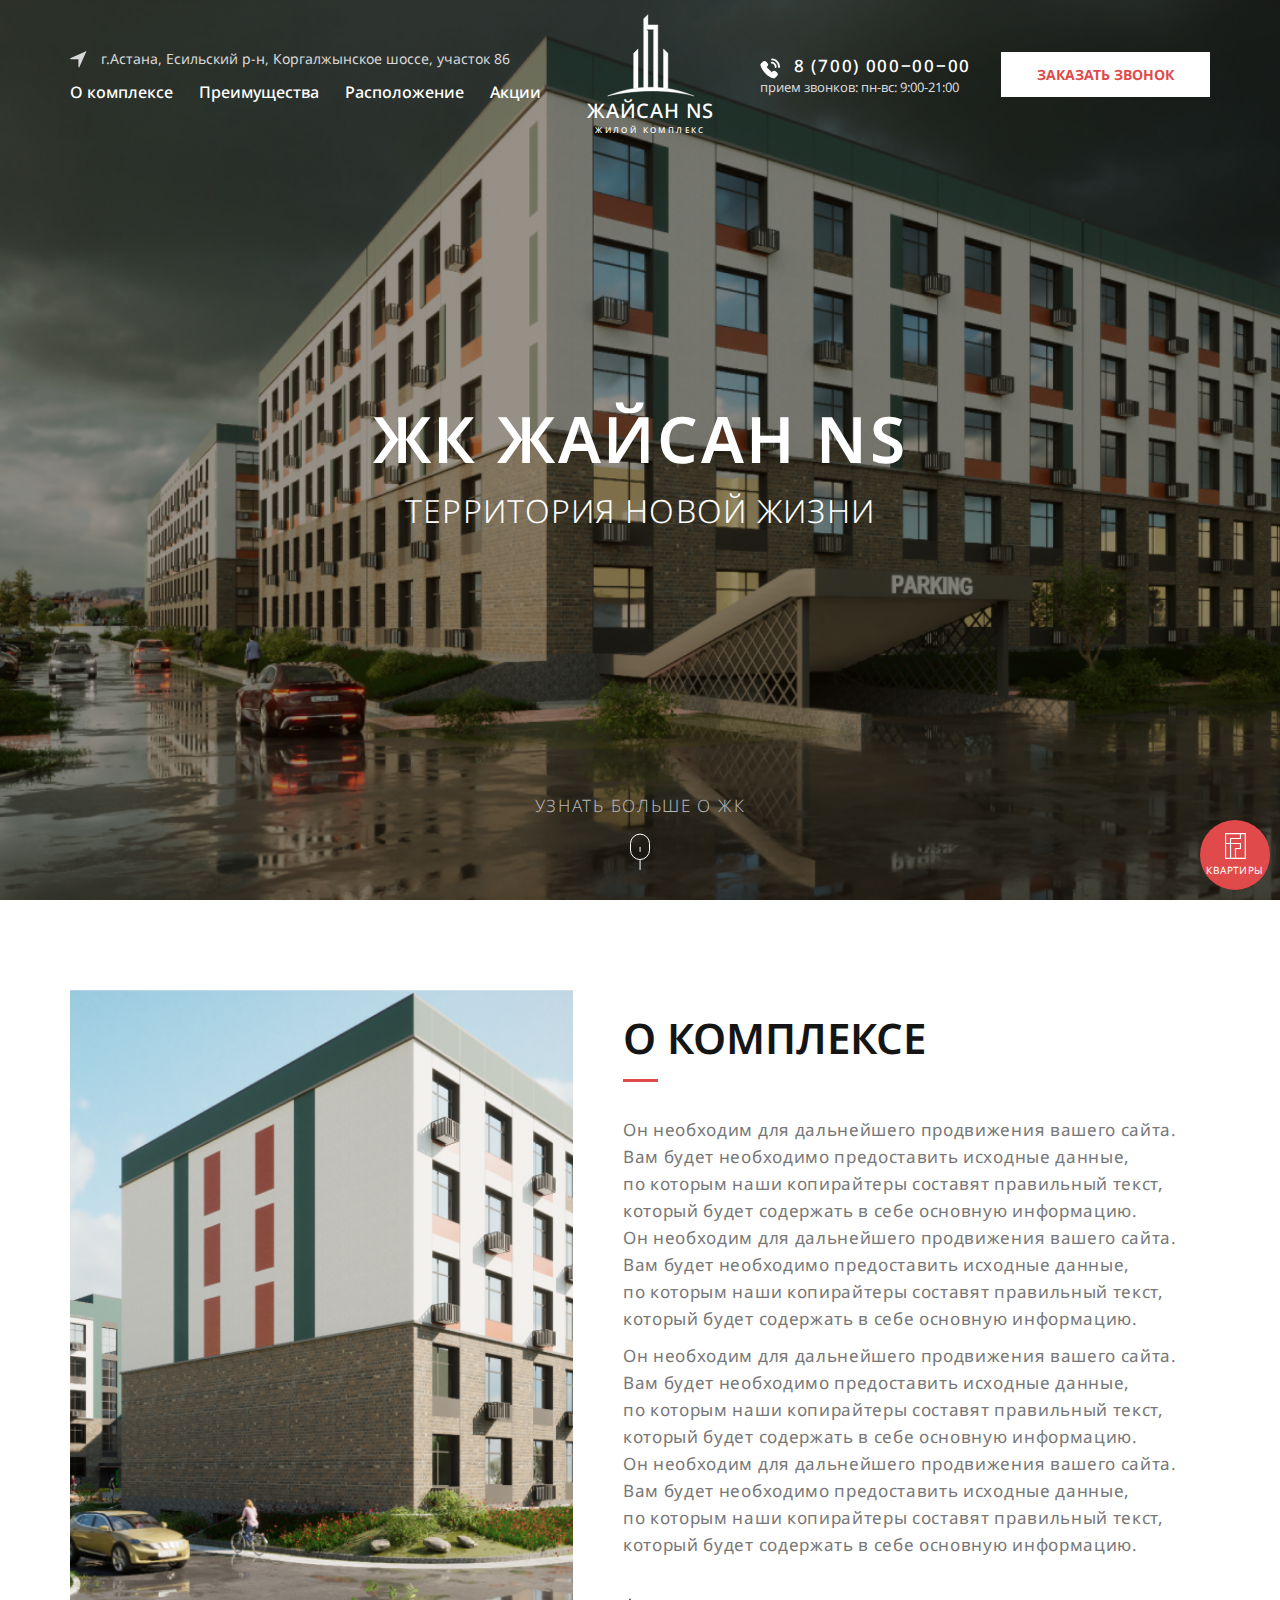
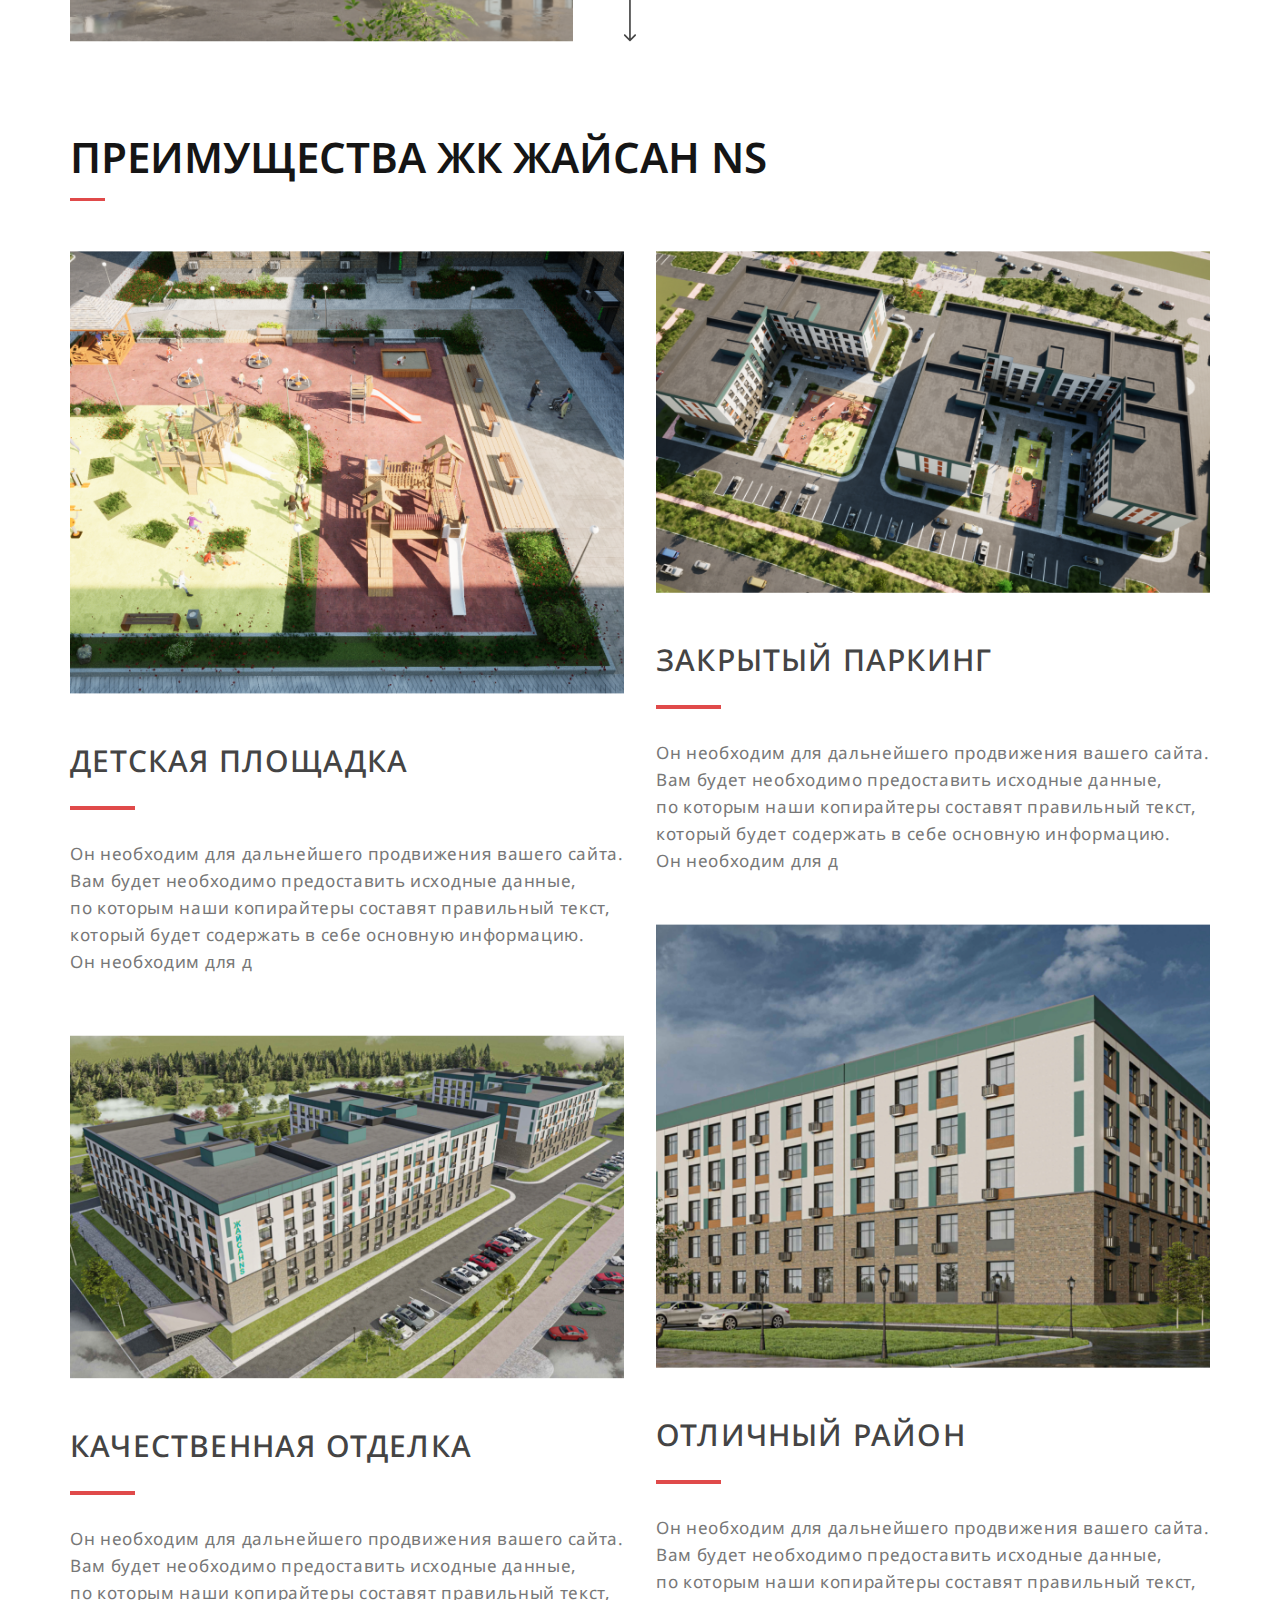
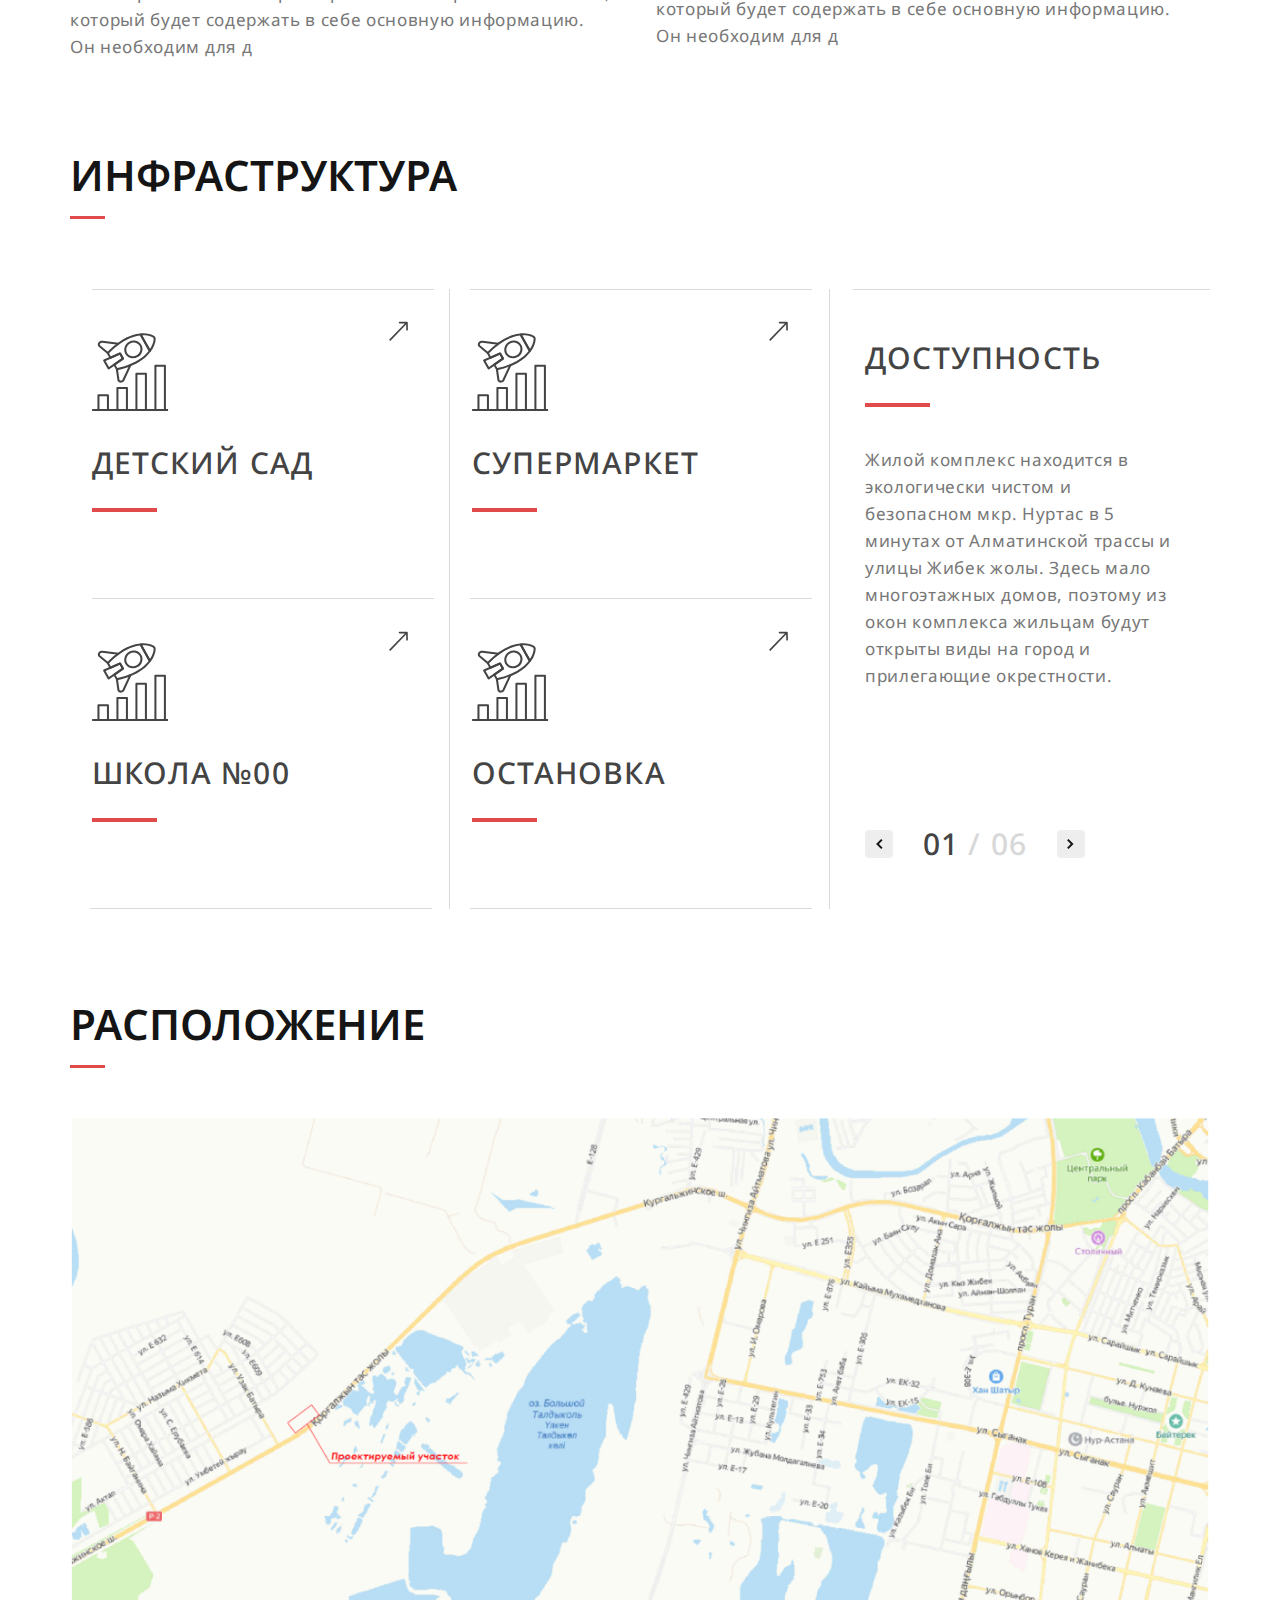
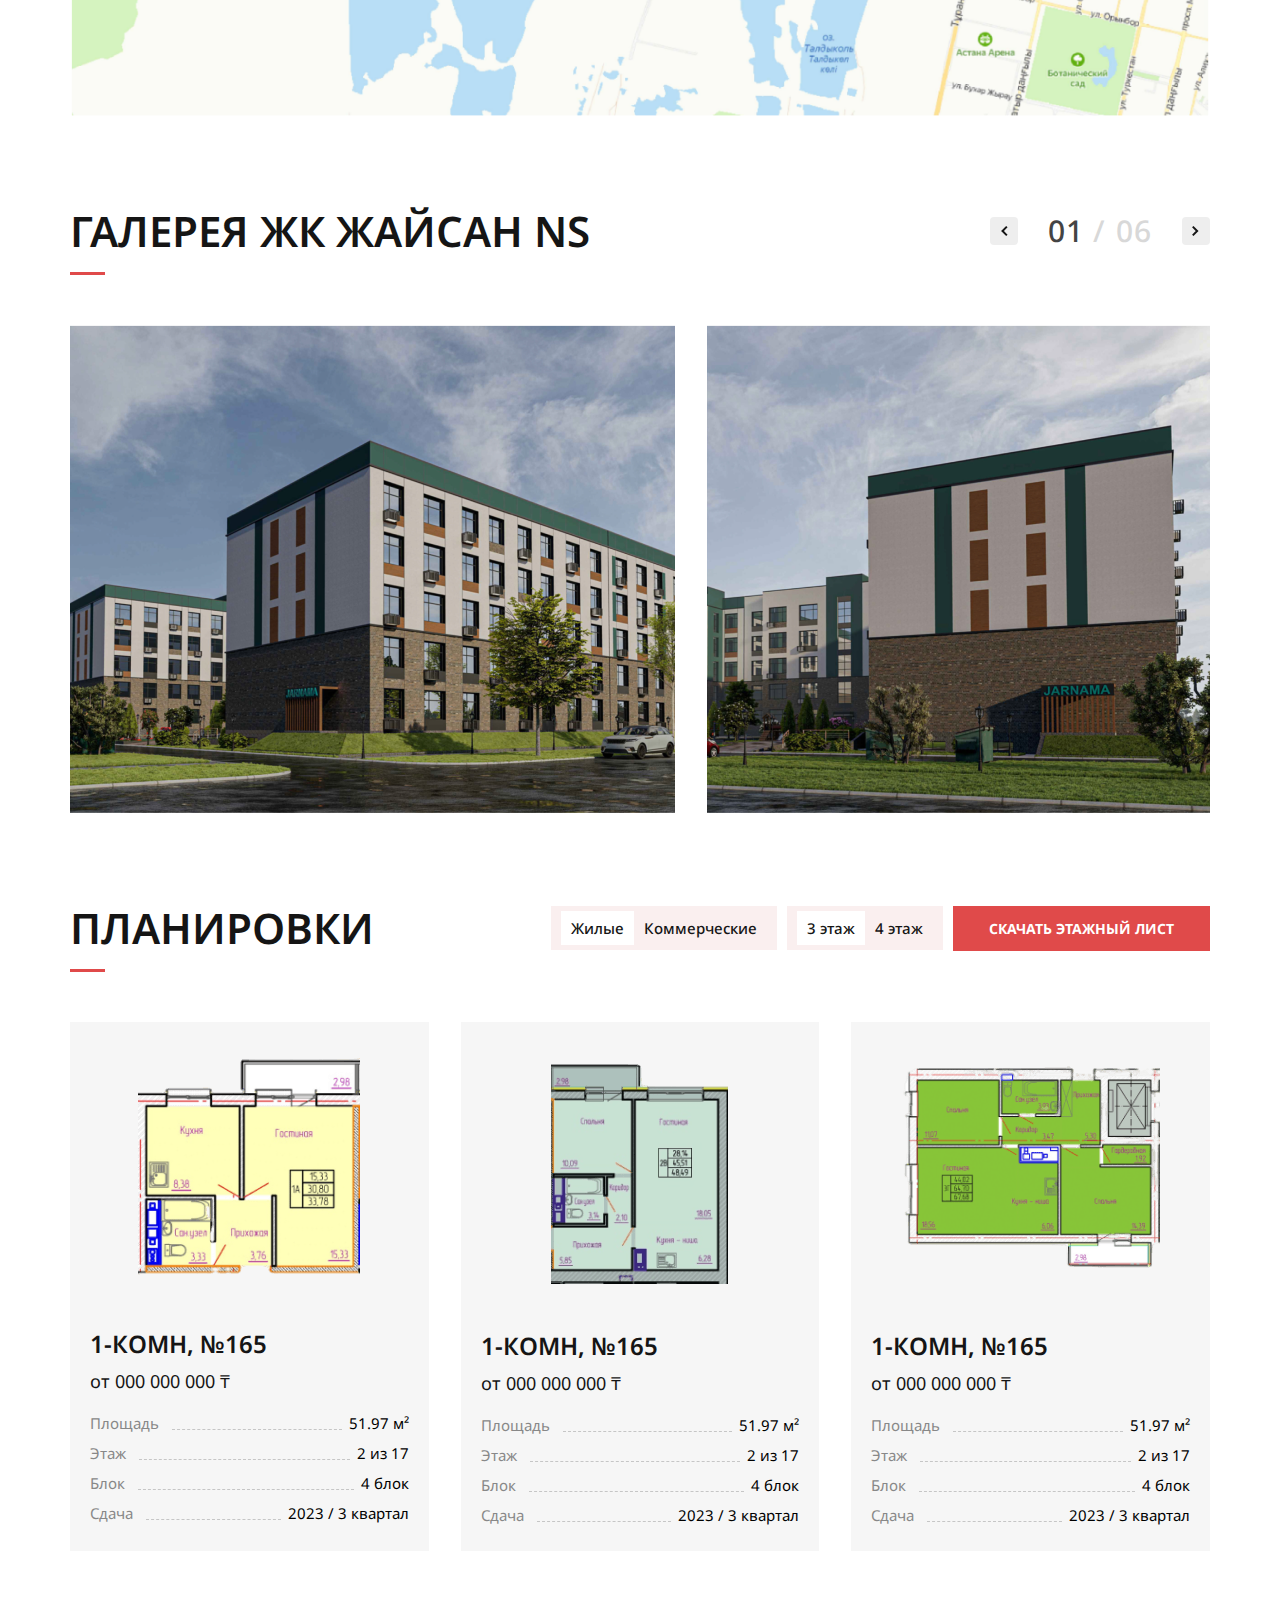
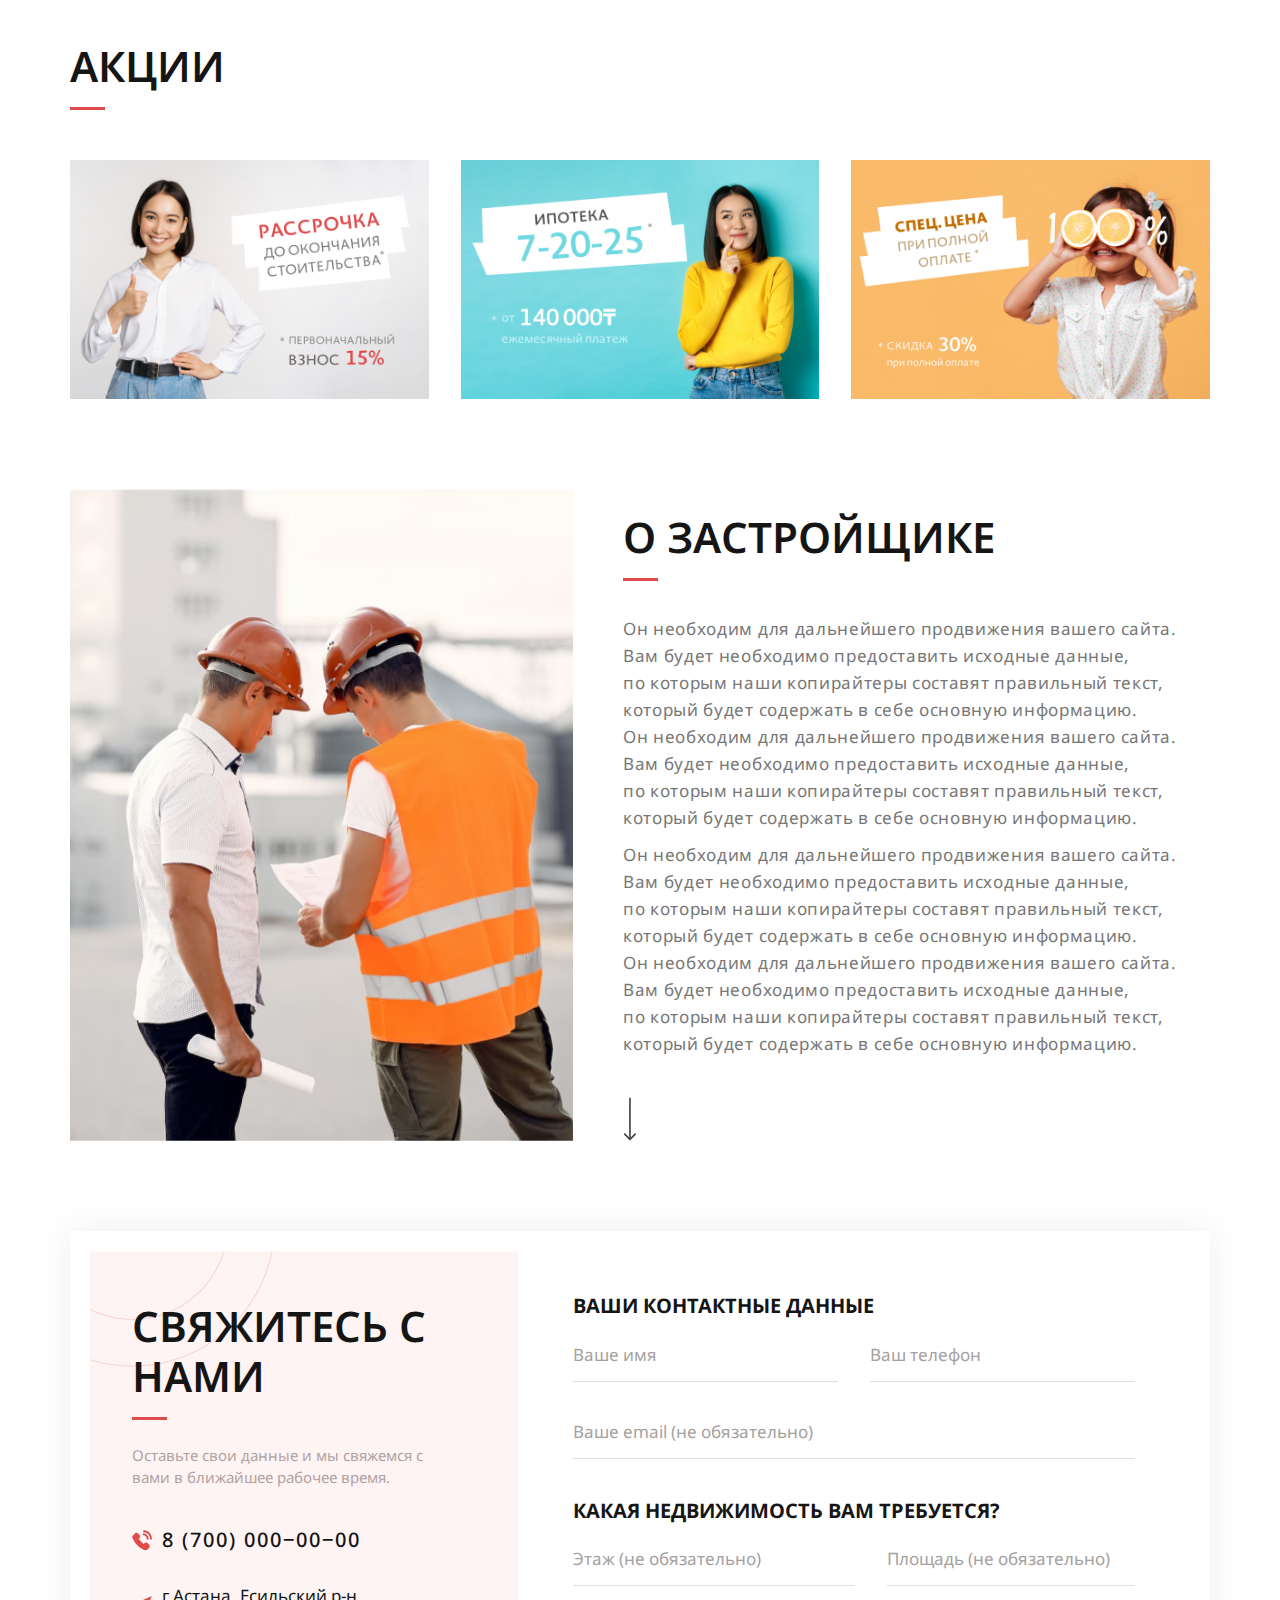
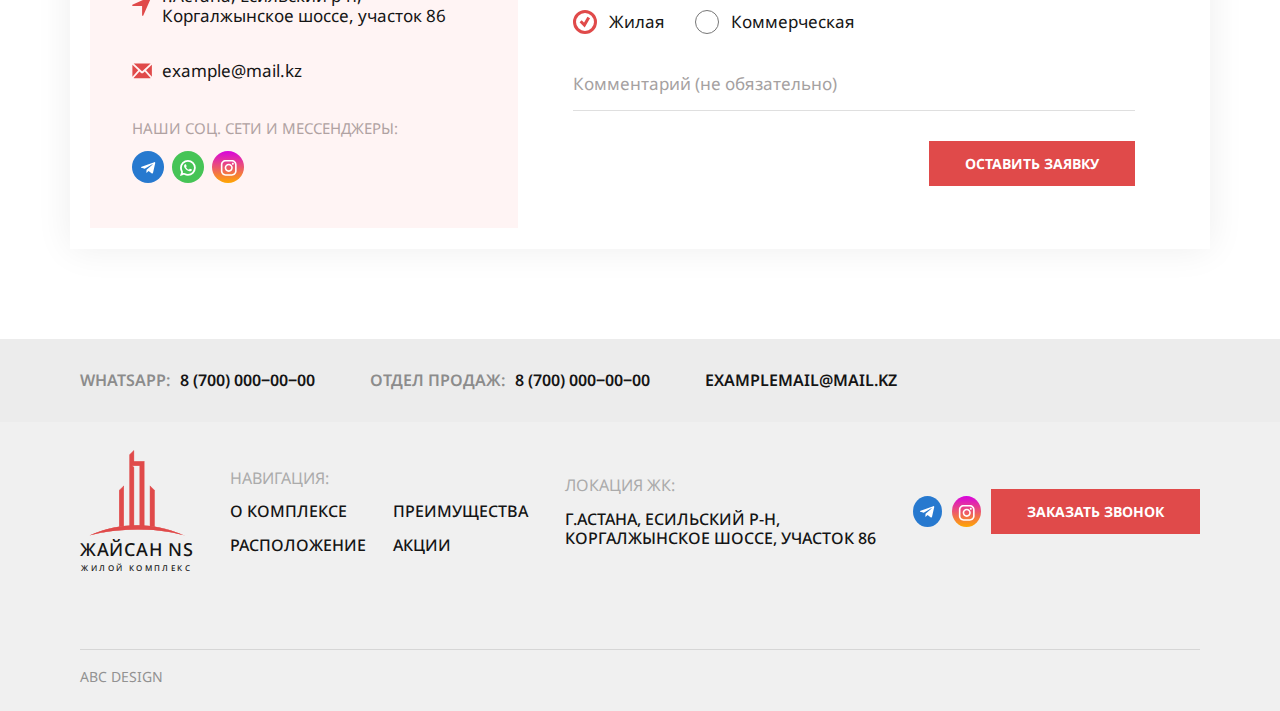
<file: index.html>
<!DOCTYPE html><html lang="ru"><head><meta charset="UTF-8"><meta http-equiv="X-UA-Compatible" content="IE=edge"><meta name="viewport" content="width=device-width,initial-scale=1"><title>ЖК Жайсан NS</title><!-- Styles --><link rel="stylesheet" href="styles/style.min.css"></head><body><!-- Header --><header class="header"><div class="container"><div class="header__wrapper"><nav class="navbar"><div class="navbar__info"><div class="navbar__address"><!-- Address svg icon --> <svg width="17" height="17" viewBox="0 0 17 17" fill="none" xmlns="http://www.w3.org/2000/svg"><path d="M0.290222 8.13159H8.41156V16.2529H9.31393L16.5329 0.0102539L0.290222 7.22922V8.13159Z" fill="#D8D8D8"/></svg> <span>г.Астана, Есильский р-н, Коргалжынское шоссе, участок 86</span></div><ul class="navbar__menu"><li><a href="#complex" class="navbar__link">О комплексе</a></li><li><a href="#advantages" class="navbar__link">Преимущества</a></li><li><a href="#location" class="navbar__link">Расположение</a></li><li><a href="#stock" class="navbar__link">Акции</a></li></ul></div><div class="navbar__logo"><!-- Logo svg --> <svg width="94" height="84" viewBox="0 0 94 84" fill="none" xmlns="http://www.w3.org/2000/svg"><path d="M39.7203 74.3245V4.80205L43.88 0.642485V10.9141H53.811V74.3245H49.6239V15.2911H42.2265L43.88 16.9446V74.3245H39.7203Z" fill="white"/><path d="M43.918 0.604492L43.88 0.642485M43.88 0.642485L39.7203 4.80205V74.3245H43.88V16.9446L42.2265 15.2911H49.6239V74.3245H53.8109V10.9141H43.88V0.642485Z" stroke="white" stroke-width="0.433022"/><path d="M34.0131 74.3243H29.6507V39.3019L34.0131 34.9395V74.3243Z" fill="white" stroke="white" stroke-width="0.433022"/><path d="M59.518 74.3243H63.8804V39.3019L59.518 34.9395V74.3243Z" fill="white" stroke="white" stroke-width="0.433022"/><path d="M89.7915 81.9585C87.6749 81.3799 84.6039 80.6224 80.6879 79.8729C72.6836 78.3409 61.1488 76.8424 47.0202 76.9738C32.8944 77.1052 21.3509 78.5524 13.3374 79.967C9.33059 80.6744 6.20617 81.3736 4.08257 81.8963C3.93556 81.9325 3.79335 81.9679 3.65597 82.0023C17.3698 76.2168 32.1176 73.2462 47.0218 73.2793C61.724 73.3119 76.2611 76.2665 89.7915 81.9585Z" fill="white" stroke="white" stroke-width="0.433022"/></svg><div class="navbar__title">Жайсан ns</div><div class="navbar__subtitle">жилой комплекс</div></div><div class="navbar__contacts"><div class="navbar__tel"><a href="tel:87000000000" class="navbar__phone"><!-- Phone svg icon --> <svg width="20" height="21" viewBox="0 0 20 21" fill="none" xmlns="http://www.w3.org/2000/svg"><path d="M19.0168 9.91488C19.0077 9.91488 18.9988 9.91488 18.9897 9.91467C18.4744 9.90012 18.0682 9.47033 18.0828 8.95499C18.1308 7.26342 17.5243 5.64297 16.3753 4.39289C15.2579 3.17732 13.7133 2.44275 12.0262 2.32511C11.5122 2.28908 11.1241 1.84301 11.1599 1.32876C11.1959 0.814312 11.6441 0.425096 12.1562 0.462439C14.3215 0.613736 16.308 1.56059 17.7498 3.12931C19.2298 4.73992 20.0109 6.8277 19.9489 9.00795C19.9352 9.51393 19.5199 9.91483 19.0166 9.91483L19.0168 9.91488ZM15.699 9.89513C15.6694 9.89513 15.6401 9.89383 15.6102 9.89079C15.097 9.8426 14.7198 9.3872 14.7684 8.87382C14.8481 8.02834 14.5948 7.31878 13.9716 6.64062C13.2856 5.89371 12.466 5.48734 11.6846 5.5069C11.6781 5.50711 11.6718 5.50711 11.6653 5.50711C11.1584 5.50711 10.7425 5.10142 10.7323 4.59262C10.7217 4.0773 11.1308 3.651 11.6466 3.64033C12.9809 3.61211 14.2928 4.23031 15.3463 5.37708C16.3252 6.44223 16.7559 7.67775 16.6265 9.04853C16.5814 9.53258 16.175 9.89506 15.699 9.89506L15.699 9.89513Z" fill="white"/><path d="M13.7246 20.4085C13.5473 20.4085 13.3801 20.3839 13.2278 20.336C10.5755 19.502 7.73099 17.7008 5.42588 15.3942C3.11999 13.0892 1.31811 10.2443 0.483071 7.58954C0.28554 6.96506 0.513895 6.06662 0.992094 5.58839L3.01969 3.56034C3.41237 3.16702 3.93486 2.9502 4.49116 2.9502C5.04533 2.9502 5.56631 3.16552 5.95791 3.55712L7.57285 5.17251C7.96552 5.56453 8.18083 6.08679 8.17933 6.64314C8.17803 7.19732 7.96139 7.71868 7.56918 8.11094L6.75843 8.9217C6.67594 9.0044 6.67443 9.13789 6.75561 9.2193L11.6006 14.0644C11.6503 14.1141 11.7076 14.1245 11.7464 14.1245C11.7868 14.1245 11.8454 14.1137 11.8973 14.0616L12.7089 13.2506C13.1028 12.8566 13.6255 12.64 14.1814 12.64C14.7354 12.64 15.2559 12.8556 15.6475 13.2474L17.2621 14.8619C18.0715 15.6714 18.0702 16.9892 17.2593 17.7999L15.2327 19.8267C14.8316 20.2287 14.1861 20.4085 13.7246 20.4085Z" fill="white"/></svg> <span>8 (700) 000‒00‒00</span></a><div class="navbar__reception">прием звонков: пн-вс: 9:00-21:00</div></div><button class="button navbar__btn">заказать звонок</button></div></nav><div class="header__inscription"><h1 class="header__title">ЖК Жайсан ns</h1><div class="header__subtitle">Территория новой жизни</div></div><div class="header__more"><a href="#complex" class="header__info">узнать больше о ЖК</a> <svg width="20" height="37" viewBox="0 0 20 37" fill="none" xmlns="http://www.w3.org/2000/svg"><rect x="0.5" y="-0.5" width="19.0016" height="25.4142" rx="9.50078" transform="matrix(1 0 0 -1 -0.000793457 26.0264)" stroke="white"/><path d="M10.0763 26.8736V36.7981" stroke="white"/><path d="M10.0763 13.8626V18.7815" stroke="white"/></svg></div><div class="header__appartaments"><svg width="21" height="26" viewBox="0 0 21 26" fill="none" xmlns="http://www.w3.org/2000/svg"><path d="M16.0195 0H0V11.0792V25.9H4.96447H11.0792H20.8992V0H16.0195ZM1.16241 1.16241H14.8692V4.96447H4.96447V9.91683H1.16241V1.16241ZM1.16241 24.7376V11.0792H4.96447V24.7376H1.16241ZM6.11477 24.7376V11.0792H14.8571V14.8813H9.92894V24.7497H6.11477V24.7376ZM19.7489 24.7376H11.0792V16.0316H16.0195V9.91683H6.11477V6.11477H16.0195V1.1503H19.7368V24.7376H19.7489Z" fill="white"/></svg> <a href="#">Квартиры</a></div><!-- Burger --><div class="burger"><div class="burger__logo"><svg width="60" height="60" viewBox="0 0 96 86" fill="none" xmlns="http://www.w3.org/2000/svg"><path d="M40.6194 76.5384V4.84684L44.9089 0.557488V11.1495H55.1496V76.5384H50.832V15.6631H43.2037L44.9089 17.3683V76.5384H40.6194Z" fill="#E04A4A"/><path fill-rule="evenodd" clip-rule="evenodd" d="M44.7901 0.360107L44.9871 0.55716H45.1321V10.9259H55.3728V76.7614H50.6086V15.8861H43.7427L45.1321 17.2755V76.7614H40.3961V4.75403L44.7901 0.360107ZM44.6855 1.09616L40.8426 4.93899V76.3148H44.6855V17.4604L42.6646 15.4395H51.0552V76.3148H54.9263V11.3725H44.6855V1.09616Z" fill="#E04A4A"/><path d="M34.734 76.5383H30.2355V40.4231L34.734 35.9246V76.5383Z" fill="#E04A4A"/><path fill-rule="evenodd" clip-rule="evenodd" d="M34.9573 35.3853V76.7613H30.0122V40.3303L34.9573 35.3853ZM30.4587 40.5153V76.3147H34.5107V36.4633L30.4587 40.5153Z" fill="#E04A4A"/><path d="M61.0348 76.5383H65.5333V40.4231L61.0348 35.9246V76.5383Z" fill="#E04A4A"/><path fill-rule="evenodd" clip-rule="evenodd" d="M60.8115 35.3853V76.7613H65.7565V40.3303L60.8115 35.3853ZM65.31 40.5153V76.3147H61.258V36.4633L65.31 40.5153Z" fill="#E04A4A"/><path d="M48.1491 75.2373C31.7454 75.201 15.525 78.686 0.583862 85.457C0.583862 85.457 19.0439 79.7645 48.1491 79.4937C77.2542 79.2229 95.6684 85.6679 95.6684 85.6679C80.7575 78.8307 64.5527 75.2737 48.1491 75.2373Z" fill="#E04A4A"/><path fill-rule="evenodd" clip-rule="evenodd" d="M3.50069 84.6682C1.58925 85.147 0.583862 85.457 0.583862 85.457C1.50407 85.04 2.42913 84.6354 3.35879 84.2434C17.5237 78.2701 32.7556 75.2032 48.1491 75.2373C63.3347 75.271 78.3498 78.3218 92.3258 84.1991C93.4469 84.6705 94.5612 85.1602 95.6684 85.6679C95.6684 85.6679 94.4624 85.2457 92.1798 84.6221C85.5431 82.8089 69.8056 79.2922 48.1491 79.4937C25.8363 79.7013 9.77977 83.0953 3.50069 84.6682ZM6.20121 83.5688C8.14022 83.1325 10.5443 82.6368 13.3744 82.1371C21.6483 80.6765 33.5643 79.1828 48.1449 79.0472C62.7311 78.9114 74.6407 80.4585 82.9071 82.0406C85.2595 82.4909 87.3171 82.944 89.0574 83.362C76.0251 78.3246 62.1594 75.7149 48.1481 75.6839C33.777 75.652 19.5471 78.3335 6.20121 83.5688Z" fill="#E04A4A"/></svg><div><div class="burger__logo-title">Жайсан ns</div><div class="burger__logo-subtitle">жилой комплекс</div></div></div><div class="burger__menu"><span></span> <span></span> <span></span></div></div><!-- Menu --><div class="menu"><div class="menu__block"><!-- Close svg --><div class="menu__close"><svg width="29" height="30" viewBox="0 0 29 30" fill="none" xmlns="http://www.w3.org/2000/svg"><path d="M17.1568 14.5231L28.4489 3.23075C29.1837 2.49623 29.1837 1.30861 28.4489 0.574085C27.7144 -0.160437 26.5267 -0.160437 25.7922 0.574085L14.4998 11.8665L3.20781 0.574085C2.47295 -0.160437 1.28567 -0.160437 0.551149 0.574085C-0.183716 1.30861 -0.183716 2.49623 0.551149 3.23075L11.8432 14.5231L0.551149 25.8155C-0.183716 26.55 -0.183716 27.7376 0.551149 28.4721C0.917206 28.8385 1.39852 29.0226 1.87948 29.0226C2.36045 29.0226 2.84141 28.8385 3.20781 28.4721L14.4998 17.1798L25.7922 28.4721C26.1586 28.8385 26.6396 29.0226 27.1205 29.0226C27.6015 29.0226 28.0825 28.8385 28.4489 28.4721C29.1837 27.7376 29.1837 26.55 28.4489 25.8155L17.1568 14.5231Z" fill="#e04a4a"/></svg></div><!-- Menu nav --><nav class="menu__nav"><ul class="menu__list"><li class="menu__item"><a href="#complex">О комплексе</a></li><li class="menu__item"><a href="#advantages">Преимущества</a></li><li class="menu__item"><a href="#location">расположение</a></li><li class="menu__item"><a href="#layout">Планировка</a></li><li class="menu__item"><a href="#stock">акции</a></li><li class="menu__item"><a href="#contacts">КОНТАКТЫ</a></li></ul></nav></div><!-- Menu overlay --><div class="menu__overlay"></div></div></div></div></header><!-- Main --><main class="main"><!-- Complex --><section id="complex" class="complex"><div class="container"><div class="complex__wrapper"><div class="complex__image"><img src="./image/complex/complex-image.png" alt="Complex"></div><div class="complex__info"><h2 class="title complex__title">о комплексе</h2><div class="divider"></div><div class="description complex__description"><p>Он необходим для дальнейшего продвижения вашего сайта. Вам будет необходимо предоставить исходные данные, по которым наши копирайтеры составят правильный текст, который будет содержать в себе основную информацию. Он необходим для дальнейшего продвижения вашего сайта. Вам будет необходимо предоставить исходные данные, по которым наши копирайтеры составят правильный текст, который будет содержать в себе основную информацию.</p><p>Он необходим для дальнейшего продвижения вашего сайта. Вам будет необходимо предоставить исходные данные, по которым наши копирайтеры составят правильный текст, который будет содержать в себе основную информацию. Он необходим для дальнейшего продвижения вашего сайта. Вам будет необходимо предоставить исходные данные, по которым наши копирайтеры составят правильный текст, который будет содержать в себе основную информацию.</p></div><a href="#advantages" class="complex__arrow"><svg width="14" height="44" viewBox="0 0 14 44" fill="none" xmlns="http://www.w3.org/2000/svg"><path d="M6.37158 42.9025C6.69343 43.2244 7.21526 43.2244 7.53711 42.9025L12.782 37.6577C13.1039 37.3358 13.1039 36.814 12.782 36.4921C12.4601 36.1703 11.9383 36.1703 11.6165 36.4921L6.95435 41.1543L2.29222 36.4921C1.97037 36.1703 1.44854 36.1703 1.12669 36.4921C0.80484 36.814 0.80484 37.3358 1.12669 37.6577L6.37158 42.9025ZM6.13019 0.627441V42.3198H7.7785V0.627441L6.13019 0.627441Z" fill="#444444"/></svg></a></div></div></div></section><!-- Advantages --><section id="advantages" class="advantages"><div class="container"><div class="advantages__wrapper"><h2 class="title advantages__title">преимущества ЖК Жайсан ns</h2><div class="divider"></div><div class="advantages__content"><div class="advantages__card long"><div class="advantages__image"><img src="./image/advantages/playground.png" alt="Playground"></div><div class="subtitle advantages__subtitle">детская площадка</div><div class="divider divider_long advantages__divider"></div><div class="description advantages__description">Он необходим для дальнейшего продвижения вашего сайта. Вам будет необходимо предоставить исходные данные, по которым наши копирайтеры составят правильный текст, который будет содержать в себе основную информацию. Он необходим для д</div></div><div class="advantages__card"><div class="advantages__image"><img src="./image/advantages/parking.png" alt="Parking"></div><div class="subtitle advantages__subtitle">закрытый паркинг</div><div class="divider divider_long advantages__divider"></div><div class="description advantages__description">Он необходим для дальнейшего продвижения вашего сайта. Вам будет необходимо предоставить исходные данные, по которым наши копирайтеры составят правильный текст, который будет содержать в себе основную информацию. Он необходим для д</div></div><div class="advantages__card long"><div class="advantages__image"><img src="./image/advantages/district.png" alt="District"></div><div class="subtitle advantages__subtitle">отличный район</div><div class="divider divider_long advantages__divider"></div><div class="description advantages__description">Он необходим для дальнейшего продвижения вашего сайта. Вам будет необходимо предоставить исходные данные, по которым наши копирайтеры составят правильный текст, который будет содержать в себе основную информацию. Он необходим для д</div></div><div class="advantages__card"><div class="advantages__image"><img src="./image/advantages/finish.png" alt="Finish"></div><div class="subtitle advantages__subtitle">качественная отделка</div><div class="divider divider_long advantages__divider"></div><div class="description advantages__description">Он необходим для дальнейшего продвижения вашего сайта. Вам будет необходимо предоставить исходные данные, по которым наши копирайтеры составят правильный текст, который будет содержать в себе основную информацию. Он необходим для д</div></div></div></div></div></section><!-- Infrastructure --><section id="infrastructure" class="infrastructure"><div class="container"><div class="infrastructure__wrapper"><h2 class="title infrastructure__title">инфраструктура</h2><div class="divider"></div><div class="infrastructure__content"><div class="infrastructure__card"><!-- Infrastructure card svg - rocket --> <svg width="77" height="79" viewBox="0 0 77 79" fill="none" xmlns="http://www.w3.org/2000/svg"><path d="M57.8807 19.0284H57.82C57.476 19.0065 57.1673 18.8122 56.9992 18.512L47.7244 1.95574C47.5542 1.65627 47.5478 1.29108 47.7074 0.98595C47.8671 0.680815 48.1708 0.478097 48.5141 0.447014C53.7897 -0.0290498 58.9035 0.912482 62.2042 2.9785C63.1259 3.54568 63.6889 4.54938 63.6924 5.6315C63.6924 9.51986 61.8594 14.3702 58.7001 18.6231H58.7008C58.5073 18.8809 58.2028 19.0312 57.8807 19.0284ZM50.2452 2.371L57.9512 16.1219C61.3939 10.9374 61.6474 6.84631 61.6369 5.65199C61.6411 5.26422 61.4412 4.90258 61.1107 4.69986C60.1077 4.06205 56.4828 2.13792 50.2452 2.371Z" fill="#444444"/><path d="M28.8283 49.6485C28.1686 49.6541 27.5202 49.4818 26.9494 49.1505C26.3794 48.8193 25.909 48.3404 25.5876 47.7647C25.5247 47.6602 25.4866 47.5422 25.476 47.4207L23.9171 36.4337L25.9421 36.1505L27.4812 46.9248V46.9241C27.8457 47.432 28.463 47.6933 29.0811 47.6029C29.8587 47.5238 30.5092 46.9778 30.7212 46.2256C30.7339 46.1832 30.7508 46.1429 30.772 46.1041L37.475 31.644L39.308 32.4945L32.6354 46.9241C32.3938 47.6516 31.9474 48.293 31.3484 48.7712C30.7502 49.2494 30.0255 49.5432 29.2634 49.6181L28.8283 49.6485Z" fill="#444444"/><path d="M15.1492 20.8004L6.51143 13.6008C6.42031 13.5182 6.34191 13.4228 6.27834 13.3169C5.92306 12.677 5.76484 11.9459 5.82417 11.2156C5.8835 10.4859 6.15827 9.79021 6.61244 9.21589C7.07509 8.60703 7.703 8.14509 8.42137 7.88446C9.13971 7.62382 9.91807 7.5765 10.6632 7.74743L26.5105 9.70192L26.2675 11.7269L10.3694 9.77316H10.2479C9.48788 9.59163 8.69254 9.8777 8.22288 10.5021C7.82452 10.9838 7.72704 11.647 7.96932 12.2234L16.4446 19.3114L15.1492 20.8004Z" fill="#444444"/><path d="M41.0192 25.2756C39.466 25.2968 37.9346 24.9041 36.5842 24.137C35.233 23.3699 34.1113 22.2561 33.3336 20.9112C32.1781 18.8451 31.9323 16.3914 32.6555 14.1367C33.3838 11.8419 34.968 9.91638 37.08 8.76021C39.1354 7.54604 41.5879 7.19711 43.9004 7.78901C46.2129 8.38161 48.1956 9.86699 49.414 11.9197C50.5695 13.9857 50.8153 16.4395 50.092 18.6941C49.3688 20.9959 47.788 22.9315 45.6775 24.101C44.25 24.8822 42.6466 25.2862 41.0192 25.2756ZM41.7178 9.51946C40.4478 9.52935 39.2011 9.86061 38.0929 10.4815C36.4309 11.3941 35.1864 12.9148 34.6198 14.7244C34.0421 16.4352 34.1996 18.3083 35.0549 19.899C36.0134 21.4804 37.5582 22.6191 39.3523 23.0669C41.1471 23.5148 43.0457 23.235 44.6343 22.2886C46.2962 21.376 47.5415 19.8553 48.1073 18.0456C48.6617 16.325 48.4788 14.4518 47.6015 12.8711C47.0054 11.8412 46.1465 10.9887 45.1131 10.3996C44.079 9.81054 42.9079 9.50675 41.7178 9.51946Z" fill="#444444"/><path d="M16.6772 36.5445C16.6002 36.5544 16.5218 36.5544 16.4448 36.5445C16.1644 36.4802 15.9256 36.2994 15.7865 36.0486L11.2604 27.998C11.1212 27.7515 11.0916 27.4576 11.1791 27.1885C11.2703 26.9159 11.4723 26.6948 11.7357 26.5804L27.6741 19.6237V19.6244C28.1509 19.4174 28.7068 19.606 28.9604 20.0595L31.8054 25.1224C32.0611 25.5766 31.9297 26.1508 31.5017 26.4489L17.255 36.3622C17.0855 36.4802 16.8841 36.5438 16.6772 36.5445ZM13.5687 27.9371L17.0113 34.0738L29.5883 25.2743L27.6437 21.8013L13.5687 27.9371Z" fill="#444444"/><path d="M24.9298 37.3038C24.5625 37.3009 24.2256 37.0996 24.049 36.7775L21.4468 32.1095C21.1911 31.6546 21.3225 31.0811 21.7505 30.783L29.6388 25.2743L27.6843 21.7906L18.8545 25.6486C18.377 25.8556 17.8219 25.667 17.5683 25.2135L14.9252 20.5355C14.7027 20.1442 14.7649 19.654 15.0771 19.3305C23.5934 10.5614 32.291 4.74896 40.7861 2.02544C43.3021 1.22728 45.895 0.697534 48.5225 0.44538C48.9343 0.393817 49.3355 0.598654 49.5354 0.961713L58.7495 17.5279C58.9451 17.8726 58.9218 18.3007 58.6887 18.6213C57.1129 20.7552 55.2991 22.7017 53.2819 24.4239C46.4975 30.2765 37.0299 34.6006 25.1625 37.2733C25.0869 37.2945 25.0085 37.3044 24.9294 37.3037L24.9298 37.3038ZM23.6139 31.9166L25.4059 35.0865C36.6055 32.5247 45.5149 28.4032 51.916 22.9349C53.6641 21.4551 55.2555 19.7994 56.6647 17.9934L48.0276 2.53109C45.7652 2.78961 43.5338 3.26779 41.3647 3.95928C33.3245 6.52115 25.1628 11.979 17.0625 20.1612L18.8544 23.4215L27.6743 19.5635H27.6736C28.156 19.3446 28.7253 19.5339 28.9803 19.9986L31.836 25.0616H31.8353C32.091 25.5158 31.9596 26.09 31.5316 26.3881L23.6139 31.9166Z" fill="#444444"/><path d="M15.9484 78.1223H6.45049C5.89107 78.1223 5.43761 77.6689 5.43761 77.1094V62.3458C5.43761 61.7864 5.89107 61.3336 6.45049 61.3336H15.9484C16.2169 61.3336 16.4747 61.4403 16.6647 61.6296C16.8547 61.8196 16.9613 62.0774 16.9613 62.3458V77.1094C16.9613 77.3778 16.8547 77.6356 16.6647 77.8256C16.4747 78.0156 16.2168 78.1223 15.9484 78.1223ZM7.46254 76.0973H14.9355L14.9362 63.3587H7.46325L7.46254 76.0973Z" fill="#444444"/><path d="M34.9346 78.1224H25.4366C24.8772 78.1224 24.4238 77.669 24.4238 77.1095V54.9645C24.4238 54.405 24.8772 53.9523 25.4366 53.9523H34.9346C35.203 53.9523 35.4608 54.0589 35.6508 54.2482C35.8408 54.4382 35.9475 54.696 35.9475 54.9644V77.1095C35.9475 77.3779 35.8408 77.6357 35.6508 77.8257C35.4608 78.0157 35.203 78.1224 34.9346 78.1224ZM26.4487 76.0974H33.9216L33.9223 55.9775H26.4494L26.4487 76.0974Z" fill="#444444"/><path d="M53.9207 78.1224H44.4228C43.8634 78.1224 43.4099 77.6689 43.4099 77.1095V40.8586C43.4099 40.2992 43.8634 39.8464 44.4228 39.8464H53.9207C54.1891 39.8464 54.447 39.9531 54.637 40.1424C54.827 40.3324 54.9336 40.5902 54.9336 40.8586V77.1095C54.9336 77.3779 54.8269 77.6357 54.637 77.8257C54.4469 78.0157 54.1891 78.1224 53.9207 78.1224ZM45.4348 76.0974H52.9078L52.9085 41.8717H45.4355L45.4348 76.0974Z" fill="#444444"/><path d="M72.9069 78.1223H63.4089C62.8495 78.1223 62.3961 77.6689 62.3961 77.1094V32.8084C62.3961 32.249 62.8495 31.7955 63.4089 31.7955H72.9069C73.1753 31.7955 73.4331 31.9022 73.6231 32.0922C73.8131 32.2822 73.9198 32.54 73.9198 32.8084V77.1094C73.9198 77.3778 73.8131 77.6356 73.6231 77.8256C73.4331 78.0156 73.1753 78.1223 72.9069 78.1223ZM64.4217 76.0966H71.8947V33.8208H64.4217V76.0966Z" fill="#444444"/><path d="M0.121231 76.0972H76.0658V78.1222H0.121231V76.0972Z" fill="#444444"/></svg><div class="subtitle infrastructure__subtitle">детский сад</div><div class="divider divider_long"></div><!-- Infrastructure card svg - arrow --> <svg width="19" height="20" viewBox="0 0 19 20" fill="none" xmlns="http://www.w3.org/2000/svg" class="infrastructure__arrow"><path d="M18.767 1.44507C18.7585 0.989984 18.3827 0.627946 17.9276 0.636438L10.5115 0.774829C10.0564 0.783321 9.69439 1.15913 9.70288 1.61422C9.71137 2.06931 10.0872 2.43134 10.5423 2.42285L17.1344 2.29984L17.2574 8.89193C17.2659 9.34702 17.6417 9.70905 18.0968 9.70056C18.5518 9.69207 18.9139 9.31626 18.9054 8.86117L18.767 1.44507ZM1.26995 19.9555L18.5365 2.03224L17.3495 0.888658L0.08288 18.8119L1.26995 19.9555Z" fill="#444444"/></svg></div><div class="infrastructure__card"><!-- Infrastructure card svg - rocket --> <svg width="77" height="79" viewBox="0 0 77 79" fill="none" xmlns="http://www.w3.org/2000/svg"><path d="M57.8807 19.0284H57.82C57.476 19.0065 57.1673 18.8122 56.9992 18.512L47.7244 1.95574C47.5542 1.65627 47.5478 1.29108 47.7074 0.98595C47.8671 0.680815 48.1708 0.478097 48.5141 0.447014C53.7897 -0.0290498 58.9035 0.912482 62.2042 2.9785C63.1259 3.54568 63.6889 4.54938 63.6924 5.6315C63.6924 9.51986 61.8594 14.3702 58.7001 18.6231H58.7008C58.5073 18.8809 58.2028 19.0312 57.8807 19.0284ZM50.2452 2.371L57.9512 16.1219C61.3939 10.9374 61.6474 6.84631 61.6369 5.65199C61.6411 5.26422 61.4412 4.90258 61.1107 4.69986C60.1077 4.06205 56.4828 2.13792 50.2452 2.371Z" fill="#444444"/><path d="M28.8283 49.6485C28.1686 49.6541 27.5202 49.4818 26.9494 49.1505C26.3794 48.8193 25.909 48.3404 25.5876 47.7647C25.5247 47.6602 25.4866 47.5422 25.476 47.4207L23.9171 36.4337L25.9421 36.1505L27.4812 46.9248V46.9241C27.8457 47.432 28.463 47.6933 29.0811 47.6029C29.8587 47.5238 30.5092 46.9778 30.7212 46.2256C30.7339 46.1832 30.7508 46.1429 30.772 46.1041L37.475 31.644L39.308 32.4945L32.6354 46.9241C32.3938 47.6516 31.9474 48.293 31.3484 48.7712C30.7502 49.2494 30.0255 49.5432 29.2634 49.6181L28.8283 49.6485Z" fill="#444444"/><path d="M15.1492 20.8004L6.51143 13.6008C6.42031 13.5182 6.34191 13.4228 6.27834 13.3169C5.92306 12.677 5.76484 11.9459 5.82417 11.2156C5.8835 10.4859 6.15827 9.79021 6.61244 9.21589C7.07509 8.60703 7.703 8.14509 8.42137 7.88446C9.13971 7.62382 9.91807 7.5765 10.6632 7.74743L26.5105 9.70192L26.2675 11.7269L10.3694 9.77316H10.2479C9.48788 9.59163 8.69254 9.8777 8.22288 10.5021C7.82452 10.9838 7.72704 11.647 7.96932 12.2234L16.4446 19.3114L15.1492 20.8004Z" fill="#444444"/><path d="M41.0192 25.2756C39.466 25.2968 37.9346 24.9041 36.5842 24.137C35.233 23.3699 34.1113 22.2561 33.3336 20.9112C32.1781 18.8451 31.9323 16.3914 32.6555 14.1367C33.3838 11.8419 34.968 9.91638 37.08 8.76021C39.1354 7.54604 41.5879 7.19711 43.9004 7.78901C46.2129 8.38161 48.1956 9.86699 49.414 11.9197C50.5695 13.9857 50.8153 16.4395 50.092 18.6941C49.3688 20.9959 47.788 22.9315 45.6775 24.101C44.25 24.8822 42.6466 25.2862 41.0192 25.2756ZM41.7178 9.51946C40.4478 9.52935 39.2011 9.86061 38.0929 10.4815C36.4309 11.3941 35.1864 12.9148 34.6198 14.7244C34.0421 16.4352 34.1996 18.3083 35.0549 19.899C36.0134 21.4804 37.5582 22.6191 39.3523 23.0669C41.1471 23.5148 43.0457 23.235 44.6343 22.2886C46.2962 21.376 47.5415 19.8553 48.1073 18.0456C48.6617 16.325 48.4788 14.4518 47.6015 12.8711C47.0054 11.8412 46.1465 10.9887 45.1131 10.3996C44.079 9.81054 42.9079 9.50675 41.7178 9.51946Z" fill="#444444"/><path d="M16.6772 36.5445C16.6002 36.5544 16.5218 36.5544 16.4448 36.5445C16.1644 36.4802 15.9256 36.2994 15.7865 36.0486L11.2604 27.998C11.1212 27.7515 11.0916 27.4576 11.1791 27.1885C11.2703 26.9159 11.4723 26.6948 11.7357 26.5804L27.6741 19.6237V19.6244C28.1509 19.4174 28.7068 19.606 28.9604 20.0595L31.8054 25.1224C32.0611 25.5766 31.9297 26.1508 31.5017 26.4489L17.255 36.3622C17.0855 36.4802 16.8841 36.5438 16.6772 36.5445ZM13.5687 27.9371L17.0113 34.0738L29.5883 25.2743L27.6437 21.8013L13.5687 27.9371Z" fill="#444444"/><path d="M24.9298 37.3038C24.5625 37.3009 24.2256 37.0996 24.049 36.7775L21.4468 32.1095C21.1911 31.6546 21.3225 31.0811 21.7505 30.783L29.6388 25.2743L27.6843 21.7906L18.8545 25.6486C18.377 25.8556 17.8219 25.667 17.5683 25.2135L14.9252 20.5355C14.7027 20.1442 14.7649 19.654 15.0771 19.3305C23.5934 10.5614 32.291 4.74896 40.7861 2.02544C43.3021 1.22728 45.895 0.697534 48.5225 0.44538C48.9343 0.393817 49.3355 0.598654 49.5354 0.961713L58.7495 17.5279C58.9451 17.8726 58.9218 18.3007 58.6887 18.6213C57.1129 20.7552 55.2991 22.7017 53.2819 24.4239C46.4975 30.2765 37.0299 34.6006 25.1625 37.2733C25.0869 37.2945 25.0085 37.3044 24.9294 37.3037L24.9298 37.3038ZM23.6139 31.9166L25.4059 35.0865C36.6055 32.5247 45.5149 28.4032 51.916 22.9349C53.6641 21.4551 55.2555 19.7994 56.6647 17.9934L48.0276 2.53109C45.7652 2.78961 43.5338 3.26779 41.3647 3.95928C33.3245 6.52115 25.1628 11.979 17.0625 20.1612L18.8544 23.4215L27.6743 19.5635H27.6736C28.156 19.3446 28.7253 19.5339 28.9803 19.9986L31.836 25.0616H31.8353C32.091 25.5158 31.9596 26.09 31.5316 26.3881L23.6139 31.9166Z" fill="#444444"/><path d="M15.9484 78.1223H6.45049C5.89107 78.1223 5.43761 77.6689 5.43761 77.1094V62.3458C5.43761 61.7864 5.89107 61.3336 6.45049 61.3336H15.9484C16.2169 61.3336 16.4747 61.4403 16.6647 61.6296C16.8547 61.8196 16.9613 62.0774 16.9613 62.3458V77.1094C16.9613 77.3778 16.8547 77.6356 16.6647 77.8256C16.4747 78.0156 16.2168 78.1223 15.9484 78.1223ZM7.46254 76.0973H14.9355L14.9362 63.3587H7.46325L7.46254 76.0973Z" fill="#444444"/><path d="M34.9346 78.1224H25.4366C24.8772 78.1224 24.4238 77.669 24.4238 77.1095V54.9645C24.4238 54.405 24.8772 53.9523 25.4366 53.9523H34.9346C35.203 53.9523 35.4608 54.0589 35.6508 54.2482C35.8408 54.4382 35.9475 54.696 35.9475 54.9644V77.1095C35.9475 77.3779 35.8408 77.6357 35.6508 77.8257C35.4608 78.0157 35.203 78.1224 34.9346 78.1224ZM26.4487 76.0974H33.9216L33.9223 55.9775H26.4494L26.4487 76.0974Z" fill="#444444"/><path d="M53.9207 78.1224H44.4228C43.8634 78.1224 43.4099 77.6689 43.4099 77.1095V40.8586C43.4099 40.2992 43.8634 39.8464 44.4228 39.8464H53.9207C54.1891 39.8464 54.447 39.9531 54.637 40.1424C54.827 40.3324 54.9336 40.5902 54.9336 40.8586V77.1095C54.9336 77.3779 54.8269 77.6357 54.637 77.8257C54.4469 78.0157 54.1891 78.1224 53.9207 78.1224ZM45.4348 76.0974H52.9078L52.9085 41.8717H45.4355L45.4348 76.0974Z" fill="#444444"/><path d="M72.9069 78.1223H63.4089C62.8495 78.1223 62.3961 77.6689 62.3961 77.1094V32.8084C62.3961 32.249 62.8495 31.7955 63.4089 31.7955H72.9069C73.1753 31.7955 73.4331 31.9022 73.6231 32.0922C73.8131 32.2822 73.9198 32.54 73.9198 32.8084V77.1094C73.9198 77.3778 73.8131 77.6356 73.6231 77.8256C73.4331 78.0156 73.1753 78.1223 72.9069 78.1223ZM64.4217 76.0966H71.8947V33.8208H64.4217V76.0966Z" fill="#444444"/><path d="M0.121231 76.0972H76.0658V78.1222H0.121231V76.0972Z" fill="#444444"/></svg><div class="subtitle infrastructure__subtitle">супермаркет</div><div class="divider divider_long"></div><!-- Infrastructure card svg - arrow --> <svg width="19" height="20" viewBox="0 0 19 20" fill="none" xmlns="http://www.w3.org/2000/svg" class="infrastructure__arrow"><path d="M18.767 1.44507C18.7585 0.989984 18.3827 0.627946 17.9276 0.636438L10.5115 0.774829C10.0564 0.783321 9.69439 1.15913 9.70288 1.61422C9.71137 2.06931 10.0872 2.43134 10.5423 2.42285L17.1344 2.29984L17.2574 8.89193C17.2659 9.34702 17.6417 9.70905 18.0968 9.70056C18.5518 9.69207 18.9139 9.31626 18.9054 8.86117L18.767 1.44507ZM1.26995 19.9555L18.5365 2.03224L17.3495 0.888658L0.08288 18.8119L1.26995 19.9555Z" fill="#444444"/></svg></div><div class="infrastructure__card"><!-- Infrastructure card svg - rocket --> <svg width="77" height="79" viewBox="0 0 77 79" fill="none" xmlns="http://www.w3.org/2000/svg"><path d="M57.8807 19.0284H57.82C57.476 19.0065 57.1673 18.8122 56.9992 18.512L47.7244 1.95574C47.5542 1.65627 47.5478 1.29108 47.7074 0.98595C47.8671 0.680815 48.1708 0.478097 48.5141 0.447014C53.7897 -0.0290498 58.9035 0.912482 62.2042 2.9785C63.1259 3.54568 63.6889 4.54938 63.6924 5.6315C63.6924 9.51986 61.8594 14.3702 58.7001 18.6231H58.7008C58.5073 18.8809 58.2028 19.0312 57.8807 19.0284ZM50.2452 2.371L57.9512 16.1219C61.3939 10.9374 61.6474 6.84631 61.6369 5.65199C61.6411 5.26422 61.4412 4.90258 61.1107 4.69986C60.1077 4.06205 56.4828 2.13792 50.2452 2.371Z" fill="#444444"/><path d="M28.8283 49.6485C28.1686 49.6541 27.5202 49.4818 26.9494 49.1505C26.3794 48.8193 25.909 48.3404 25.5876 47.7647C25.5247 47.6602 25.4866 47.5422 25.476 47.4207L23.9171 36.4337L25.9421 36.1505L27.4812 46.9248V46.9241C27.8457 47.432 28.463 47.6933 29.0811 47.6029C29.8587 47.5238 30.5092 46.9778 30.7212 46.2256C30.7339 46.1832 30.7508 46.1429 30.772 46.1041L37.475 31.644L39.308 32.4945L32.6354 46.9241C32.3938 47.6516 31.9474 48.293 31.3484 48.7712C30.7502 49.2494 30.0255 49.5432 29.2634 49.6181L28.8283 49.6485Z" fill="#444444"/><path d="M15.1492 20.8004L6.51143 13.6008C6.42031 13.5182 6.34191 13.4228 6.27834 13.3169C5.92306 12.677 5.76484 11.9459 5.82417 11.2156C5.8835 10.4859 6.15827 9.79021 6.61244 9.21589C7.07509 8.60703 7.703 8.14509 8.42137 7.88446C9.13971 7.62382 9.91807 7.5765 10.6632 7.74743L26.5105 9.70192L26.2675 11.7269L10.3694 9.77316H10.2479C9.48788 9.59163 8.69254 9.8777 8.22288 10.5021C7.82452 10.9838 7.72704 11.647 7.96932 12.2234L16.4446 19.3114L15.1492 20.8004Z" fill="#444444"/><path d="M41.0192 25.2756C39.466 25.2968 37.9346 24.9041 36.5842 24.137C35.233 23.3699 34.1113 22.2561 33.3336 20.9112C32.1781 18.8451 31.9323 16.3914 32.6555 14.1367C33.3838 11.8419 34.968 9.91638 37.08 8.76021C39.1354 7.54604 41.5879 7.19711 43.9004 7.78901C46.2129 8.38161 48.1956 9.86699 49.414 11.9197C50.5695 13.9857 50.8153 16.4395 50.092 18.6941C49.3688 20.9959 47.788 22.9315 45.6775 24.101C44.25 24.8822 42.6466 25.2862 41.0192 25.2756ZM41.7178 9.51946C40.4478 9.52935 39.2011 9.86061 38.0929 10.4815C36.4309 11.3941 35.1864 12.9148 34.6198 14.7244C34.0421 16.4352 34.1996 18.3083 35.0549 19.899C36.0134 21.4804 37.5582 22.6191 39.3523 23.0669C41.1471 23.5148 43.0457 23.235 44.6343 22.2886C46.2962 21.376 47.5415 19.8553 48.1073 18.0456C48.6617 16.325 48.4788 14.4518 47.6015 12.8711C47.0054 11.8412 46.1465 10.9887 45.1131 10.3996C44.079 9.81054 42.9079 9.50675 41.7178 9.51946Z" fill="#444444"/><path d="M16.6772 36.5445C16.6002 36.5544 16.5218 36.5544 16.4448 36.5445C16.1644 36.4802 15.9256 36.2994 15.7865 36.0486L11.2604 27.998C11.1212 27.7515 11.0916 27.4576 11.1791 27.1885C11.2703 26.9159 11.4723 26.6948 11.7357 26.5804L27.6741 19.6237V19.6244C28.1509 19.4174 28.7068 19.606 28.9604 20.0595L31.8054 25.1224C32.0611 25.5766 31.9297 26.1508 31.5017 26.4489L17.255 36.3622C17.0855 36.4802 16.8841 36.5438 16.6772 36.5445ZM13.5687 27.9371L17.0113 34.0738L29.5883 25.2743L27.6437 21.8013L13.5687 27.9371Z" fill="#444444"/><path d="M24.9298 37.3038C24.5625 37.3009 24.2256 37.0996 24.049 36.7775L21.4468 32.1095C21.1911 31.6546 21.3225 31.0811 21.7505 30.783L29.6388 25.2743L27.6843 21.7906L18.8545 25.6486C18.377 25.8556 17.8219 25.667 17.5683 25.2135L14.9252 20.5355C14.7027 20.1442 14.7649 19.654 15.0771 19.3305C23.5934 10.5614 32.291 4.74896 40.7861 2.02544C43.3021 1.22728 45.895 0.697534 48.5225 0.44538C48.9343 0.393817 49.3355 0.598654 49.5354 0.961713L58.7495 17.5279C58.9451 17.8726 58.9218 18.3007 58.6887 18.6213C57.1129 20.7552 55.2991 22.7017 53.2819 24.4239C46.4975 30.2765 37.0299 34.6006 25.1625 37.2733C25.0869 37.2945 25.0085 37.3044 24.9294 37.3037L24.9298 37.3038ZM23.6139 31.9166L25.4059 35.0865C36.6055 32.5247 45.5149 28.4032 51.916 22.9349C53.6641 21.4551 55.2555 19.7994 56.6647 17.9934L48.0276 2.53109C45.7652 2.78961 43.5338 3.26779 41.3647 3.95928C33.3245 6.52115 25.1628 11.979 17.0625 20.1612L18.8544 23.4215L27.6743 19.5635H27.6736C28.156 19.3446 28.7253 19.5339 28.9803 19.9986L31.836 25.0616H31.8353C32.091 25.5158 31.9596 26.09 31.5316 26.3881L23.6139 31.9166Z" fill="#444444"/><path d="M15.9484 78.1223H6.45049C5.89107 78.1223 5.43761 77.6689 5.43761 77.1094V62.3458C5.43761 61.7864 5.89107 61.3336 6.45049 61.3336H15.9484C16.2169 61.3336 16.4747 61.4403 16.6647 61.6296C16.8547 61.8196 16.9613 62.0774 16.9613 62.3458V77.1094C16.9613 77.3778 16.8547 77.6356 16.6647 77.8256C16.4747 78.0156 16.2168 78.1223 15.9484 78.1223ZM7.46254 76.0973H14.9355L14.9362 63.3587H7.46325L7.46254 76.0973Z" fill="#444444"/><path d="M34.9346 78.1224H25.4366C24.8772 78.1224 24.4238 77.669 24.4238 77.1095V54.9645C24.4238 54.405 24.8772 53.9523 25.4366 53.9523H34.9346C35.203 53.9523 35.4608 54.0589 35.6508 54.2482C35.8408 54.4382 35.9475 54.696 35.9475 54.9644V77.1095C35.9475 77.3779 35.8408 77.6357 35.6508 77.8257C35.4608 78.0157 35.203 78.1224 34.9346 78.1224ZM26.4487 76.0974H33.9216L33.9223 55.9775H26.4494L26.4487 76.0974Z" fill="#444444"/><path d="M53.9207 78.1224H44.4228C43.8634 78.1224 43.4099 77.6689 43.4099 77.1095V40.8586C43.4099 40.2992 43.8634 39.8464 44.4228 39.8464H53.9207C54.1891 39.8464 54.447 39.9531 54.637 40.1424C54.827 40.3324 54.9336 40.5902 54.9336 40.8586V77.1095C54.9336 77.3779 54.8269 77.6357 54.637 77.8257C54.4469 78.0157 54.1891 78.1224 53.9207 78.1224ZM45.4348 76.0974H52.9078L52.9085 41.8717H45.4355L45.4348 76.0974Z" fill="#444444"/><path d="M72.9069 78.1223H63.4089C62.8495 78.1223 62.3961 77.6689 62.3961 77.1094V32.8084C62.3961 32.249 62.8495 31.7955 63.4089 31.7955H72.9069C73.1753 31.7955 73.4331 31.9022 73.6231 32.0922C73.8131 32.2822 73.9198 32.54 73.9198 32.8084V77.1094C73.9198 77.3778 73.8131 77.6356 73.6231 77.8256C73.4331 78.0156 73.1753 78.1223 72.9069 78.1223ZM64.4217 76.0966H71.8947V33.8208H64.4217V76.0966Z" fill="#444444"/><path d="M0.121231 76.0972H76.0658V78.1222H0.121231V76.0972Z" fill="#444444"/></svg><div class="subtitle infrastructure__subtitle">школа №00</div><div class="divider divider_long"></div><!-- Infrastructure card svg - arrow --> <svg width="19" height="20" viewBox="0 0 19 20" fill="none" xmlns="http://www.w3.org/2000/svg" class="infrastructure__arrow"><path d="M18.767 1.44507C18.7585 0.989984 18.3827 0.627946 17.9276 0.636438L10.5115 0.774829C10.0564 0.783321 9.69439 1.15913 9.70288 1.61422C9.71137 2.06931 10.0872 2.43134 10.5423 2.42285L17.1344 2.29984L17.2574 8.89193C17.2659 9.34702 17.6417 9.70905 18.0968 9.70056C18.5518 9.69207 18.9139 9.31626 18.9054 8.86117L18.767 1.44507ZM1.26995 19.9555L18.5365 2.03224L17.3495 0.888658L0.08288 18.8119L1.26995 19.9555Z" fill="#444444"/></svg></div><div class="infrastructure__card"><!-- Infrastructure card svg - rocket --> <svg width="77" height="79" viewBox="0 0 77 79" fill="none" xmlns="http://www.w3.org/2000/svg"><path d="M57.8807 19.0284H57.82C57.476 19.0065 57.1673 18.8122 56.9992 18.512L47.7244 1.95574C47.5542 1.65627 47.5478 1.29108 47.7074 0.98595C47.8671 0.680815 48.1708 0.478097 48.5141 0.447014C53.7897 -0.0290498 58.9035 0.912482 62.2042 2.9785C63.1259 3.54568 63.6889 4.54938 63.6924 5.6315C63.6924 9.51986 61.8594 14.3702 58.7001 18.6231H58.7008C58.5073 18.8809 58.2028 19.0312 57.8807 19.0284ZM50.2452 2.371L57.9512 16.1219C61.3939 10.9374 61.6474 6.84631 61.6369 5.65199C61.6411 5.26422 61.4412 4.90258 61.1107 4.69986C60.1077 4.06205 56.4828 2.13792 50.2452 2.371Z" fill="#444444"/><path d="M28.8283 49.6485C28.1686 49.6541 27.5202 49.4818 26.9494 49.1505C26.3794 48.8193 25.909 48.3404 25.5876 47.7647C25.5247 47.6602 25.4866 47.5422 25.476 47.4207L23.9171 36.4337L25.9421 36.1505L27.4812 46.9248V46.9241C27.8457 47.432 28.463 47.6933 29.0811 47.6029C29.8587 47.5238 30.5092 46.9778 30.7212 46.2256C30.7339 46.1832 30.7508 46.1429 30.772 46.1041L37.475 31.644L39.308 32.4945L32.6354 46.9241C32.3938 47.6516 31.9474 48.293 31.3484 48.7712C30.7502 49.2494 30.0255 49.5432 29.2634 49.6181L28.8283 49.6485Z" fill="#444444"/><path d="M15.1492 20.8004L6.51143 13.6008C6.42031 13.5182 6.34191 13.4228 6.27834 13.3169C5.92306 12.677 5.76484 11.9459 5.82417 11.2156C5.8835 10.4859 6.15827 9.79021 6.61244 9.21589C7.07509 8.60703 7.703 8.14509 8.42137 7.88446C9.13971 7.62382 9.91807 7.5765 10.6632 7.74743L26.5105 9.70192L26.2675 11.7269L10.3694 9.77316H10.2479C9.48788 9.59163 8.69254 9.8777 8.22288 10.5021C7.82452 10.9838 7.72704 11.647 7.96932 12.2234L16.4446 19.3114L15.1492 20.8004Z" fill="#444444"/><path d="M41.0192 25.2756C39.466 25.2968 37.9346 24.9041 36.5842 24.137C35.233 23.3699 34.1113 22.2561 33.3336 20.9112C32.1781 18.8451 31.9323 16.3914 32.6555 14.1367C33.3838 11.8419 34.968 9.91638 37.08 8.76021C39.1354 7.54604 41.5879 7.19711 43.9004 7.78901C46.2129 8.38161 48.1956 9.86699 49.414 11.9197C50.5695 13.9857 50.8153 16.4395 50.092 18.6941C49.3688 20.9959 47.788 22.9315 45.6775 24.101C44.25 24.8822 42.6466 25.2862 41.0192 25.2756ZM41.7178 9.51946C40.4478 9.52935 39.2011 9.86061 38.0929 10.4815C36.4309 11.3941 35.1864 12.9148 34.6198 14.7244C34.0421 16.4352 34.1996 18.3083 35.0549 19.899C36.0134 21.4804 37.5582 22.6191 39.3523 23.0669C41.1471 23.5148 43.0457 23.235 44.6343 22.2886C46.2962 21.376 47.5415 19.8553 48.1073 18.0456C48.6617 16.325 48.4788 14.4518 47.6015 12.8711C47.0054 11.8412 46.1465 10.9887 45.1131 10.3996C44.079 9.81054 42.9079 9.50675 41.7178 9.51946Z" fill="#444444"/><path d="M16.6772 36.5445C16.6002 36.5544 16.5218 36.5544 16.4448 36.5445C16.1644 36.4802 15.9256 36.2994 15.7865 36.0486L11.2604 27.998C11.1212 27.7515 11.0916 27.4576 11.1791 27.1885C11.2703 26.9159 11.4723 26.6948 11.7357 26.5804L27.6741 19.6237V19.6244C28.1509 19.4174 28.7068 19.606 28.9604 20.0595L31.8054 25.1224C32.0611 25.5766 31.9297 26.1508 31.5017 26.4489L17.255 36.3622C17.0855 36.4802 16.8841 36.5438 16.6772 36.5445ZM13.5687 27.9371L17.0113 34.0738L29.5883 25.2743L27.6437 21.8013L13.5687 27.9371Z" fill="#444444"/><path d="M24.9298 37.3038C24.5625 37.3009 24.2256 37.0996 24.049 36.7775L21.4468 32.1095C21.1911 31.6546 21.3225 31.0811 21.7505 30.783L29.6388 25.2743L27.6843 21.7906L18.8545 25.6486C18.377 25.8556 17.8219 25.667 17.5683 25.2135L14.9252 20.5355C14.7027 20.1442 14.7649 19.654 15.0771 19.3305C23.5934 10.5614 32.291 4.74896 40.7861 2.02544C43.3021 1.22728 45.895 0.697534 48.5225 0.44538C48.9343 0.393817 49.3355 0.598654 49.5354 0.961713L58.7495 17.5279C58.9451 17.8726 58.9218 18.3007 58.6887 18.6213C57.1129 20.7552 55.2991 22.7017 53.2819 24.4239C46.4975 30.2765 37.0299 34.6006 25.1625 37.2733C25.0869 37.2945 25.0085 37.3044 24.9294 37.3037L24.9298 37.3038ZM23.6139 31.9166L25.4059 35.0865C36.6055 32.5247 45.5149 28.4032 51.916 22.9349C53.6641 21.4551 55.2555 19.7994 56.6647 17.9934L48.0276 2.53109C45.7652 2.78961 43.5338 3.26779 41.3647 3.95928C33.3245 6.52115 25.1628 11.979 17.0625 20.1612L18.8544 23.4215L27.6743 19.5635H27.6736C28.156 19.3446 28.7253 19.5339 28.9803 19.9986L31.836 25.0616H31.8353C32.091 25.5158 31.9596 26.09 31.5316 26.3881L23.6139 31.9166Z" fill="#444444"/><path d="M15.9484 78.1223H6.45049C5.89107 78.1223 5.43761 77.6689 5.43761 77.1094V62.3458C5.43761 61.7864 5.89107 61.3336 6.45049 61.3336H15.9484C16.2169 61.3336 16.4747 61.4403 16.6647 61.6296C16.8547 61.8196 16.9613 62.0774 16.9613 62.3458V77.1094C16.9613 77.3778 16.8547 77.6356 16.6647 77.8256C16.4747 78.0156 16.2168 78.1223 15.9484 78.1223ZM7.46254 76.0973H14.9355L14.9362 63.3587H7.46325L7.46254 76.0973Z" fill="#444444"/><path d="M34.9346 78.1224H25.4366C24.8772 78.1224 24.4238 77.669 24.4238 77.1095V54.9645C24.4238 54.405 24.8772 53.9523 25.4366 53.9523H34.9346C35.203 53.9523 35.4608 54.0589 35.6508 54.2482C35.8408 54.4382 35.9475 54.696 35.9475 54.9644V77.1095C35.9475 77.3779 35.8408 77.6357 35.6508 77.8257C35.4608 78.0157 35.203 78.1224 34.9346 78.1224ZM26.4487 76.0974H33.9216L33.9223 55.9775H26.4494L26.4487 76.0974Z" fill="#444444"/><path d="M53.9207 78.1224H44.4228C43.8634 78.1224 43.4099 77.6689 43.4099 77.1095V40.8586C43.4099 40.2992 43.8634 39.8464 44.4228 39.8464H53.9207C54.1891 39.8464 54.447 39.9531 54.637 40.1424C54.827 40.3324 54.9336 40.5902 54.9336 40.8586V77.1095C54.9336 77.3779 54.8269 77.6357 54.637 77.8257C54.4469 78.0157 54.1891 78.1224 53.9207 78.1224ZM45.4348 76.0974H52.9078L52.9085 41.8717H45.4355L45.4348 76.0974Z" fill="#444444"/><path d="M72.9069 78.1223H63.4089C62.8495 78.1223 62.3961 77.6689 62.3961 77.1094V32.8084C62.3961 32.249 62.8495 31.7955 63.4089 31.7955H72.9069C73.1753 31.7955 73.4331 31.9022 73.6231 32.0922C73.8131 32.2822 73.9198 32.54 73.9198 32.8084V77.1094C73.9198 77.3778 73.8131 77.6356 73.6231 77.8256C73.4331 78.0156 73.1753 78.1223 72.9069 78.1223ZM64.4217 76.0966H71.8947V33.8208H64.4217V76.0966Z" fill="#444444"/><path d="M0.121231 76.0972H76.0658V78.1222H0.121231V76.0972Z" fill="#444444"/></svg><div class="subtitle infrastructure__subtitle">остановка</div><div class="divider divider_long"></div><!-- Infrastructure card svg - arrow --> <svg width="19" height="20" viewBox="0 0 19 20" fill="none" xmlns="http://www.w3.org/2000/svg" class="infrastructure__arrow"><path d="M18.767 1.44507C18.7585 0.989984 18.3827 0.627946 17.9276 0.636438L10.5115 0.774829C10.0564 0.783321 9.69439 1.15913 9.70288 1.61422C9.71137 2.06931 10.0872 2.43134 10.5423 2.42285L17.1344 2.29984L17.2574 8.89193C17.2659 9.34702 17.6417 9.70905 18.0968 9.70056C18.5518 9.69207 18.9139 9.31626 18.9054 8.86117L18.767 1.44507ZM1.26995 19.9555L18.5365 2.03224L17.3495 0.888658L0.08288 18.8119L1.26995 19.9555Z" fill="#444444"/></svg></div><div class="infrastructure__item"><div class="infrastructure__item-info"><div class="subtitle infrastructure__item-subtitle">доступность</div><div class="divider divider_long"></div><div class="description infrastructure__description">Жилой комплекс находится в экологически чистом и безопасном мкр. Нуртас в 5 минутах от Алматинской трассы и улицы Жибек жолы. Здесь мало многоэтажных домов, поэтому из окон комплекса жильцам будут открыты виды на город и прилегающие окрестности.</div></div><!--  --><div class="slider"><button class="slider__arrow"><svg width="7" height="12" viewBox="0 0 7 12" fill="none" xmlns="http://www.w3.org/2000/svg"><path d="M5.86339 1.65016L1.49951 6.01404L5.86339 10.3779" stroke="#151515" stroke-width="2"/></svg></button><div class="slider__count">01 <span>/ 06</span></div><button class="slider__arrow"><svg width="7" height="12" viewBox="0 0 7 12" fill="none" xmlns="http://www.w3.org/2000/svg"><path d="M0.774552 1.65016L5.13843 6.01404L0.774552 10.3779" stroke="#151515" stroke-width="2"/></svg></button></div><!--  --></div></div></div></div></section><!-- Location --><section id="location" class="location"><div class="container"><div class="location__wrapper"><h2 class="title location__title">расположение</h2><div class="divider"></div><div class="location__map"><img src="./image/location/location-image.png" alt="Map" class="location__image"></div></div></div></section><!-- Gallery --><section id="gallery" class="gallery"><div class="container"><div class="gallery__wrapper"><div class="gallery__header"><h2 class="title gallery__title">галерея ЖК Жайсан ns</h2><!--  --><div class="slider"><button class="slider__arrow"><svg width="7" height="12" viewBox="0 0 7 12" fill="none" xmlns="http://www.w3.org/2000/svg"><path d="M5.86339 1.65016L1.49951 6.01404L5.86339 10.3779" stroke="#151515" stroke-width="2"/></svg></button><div class="slider__count">01 <span>/ 06</span></div><button class="slider__arrow"><svg width="7" height="12" viewBox="0 0 7 12" fill="none" xmlns="http://www.w3.org/2000/svg"><path d="M0.774552 1.65016L5.13843 6.01404L0.774552 10.3779" stroke="#151515" stroke-width="2"/></svg></button></div><!--  --></div><div class="divider"></div><div class="gallery__content"><img class="gallery__image_long" src="./image/gallery/gallery-1.png" alt="Gallery"> <img class="gallery__image" src="./image/gallery/gallery-2.png" alt="Gallery"></div></div></div></section><!-- Layout --><section id="layout" class="layout"><div class="container"><div class="layout__wrapper"><div class="layout__header"><h2 class="title layout__title">планировки</h2><div class="layout__menu"><div class="layout__switch"><div class="layout__selector active">Жилые</div><div class="layout__selector">Коммерческие</div></div><div class="layout__switch"><div class="layout__selector active">3 этаж</div><div class="layout__selector">4 этаж</div></div><button class="button button_orange layout__button">скачать этажный лист</button></div></div><div class="divider"></div><div class="layout__content"><div class="layout__card"><div class="layout__image"><img src="./image/layout/layout-1.png" alt="Layout"></div><div class="layout__info"><div class="layout__item-title">1-комн, №165</div><div class="layout__price">от 000 000 000 ₸</div><div class="layout__description"><div class="layout__item"><div class="layout__name">Площадь</div><div class="layout__divider"></div><div class="layout__value">51.97 м²</div></div><div class="layout__item"><div class="layout__name">Этаж</div><div class="layout__divider"></div><div class="layout__value">2 из 17</div></div><div class="layout__item"><div class="layout__name">Блок</div><div class="layout__divider"></div><div class="layout__value">4 блок</div></div><div class="layout__item"><div class="layout__name">Сдача</div><div class="layout__divider"></div><div class="layout__value">2023 / 3 квартал</div></div></div></div></div><div class="layout__card"><div class="layout__image"><img src="./image/layout/layout-2.png" alt="Layout"></div><div class="layout__info"><div class="layout__item-title">1-комн, №165</div><div class="layout__price">от 000 000 000 ₸</div><div class="layout__description"><div class="layout__item"><div class="layout__name">Площадь</div><div class="layout__divider"></div><div class="layout__value">51.97 м²</div></div><div class="layout__item"><div class="layout__name">Этаж</div><div class="layout__divider"></div><div class="layout__value">2 из 17</div></div><div class="layout__item"><div class="layout__name">Блок</div><div class="layout__divider"></div><div class="layout__value">4 блок</div></div><div class="layout__item"><div class="layout__name">Сдача</div><div class="layout__divider"></div><div class="layout__value">2023 / 3 квартал</div></div></div></div></div><div class="layout__card"><div class="layout__image p44"><img src="./image/layout/layout-3.png" alt="Layout"></div><div class="layout__info"><div class="layout__item-title">1-комн, №165</div><div class="layout__price">от 000 000 000 ₸</div><div class="layout__description"><div class="layout__item"><div class="layout__name">Площадь</div><div class="layout__divider"></div><div class="layout__value">51.97 м²</div></div><div class="layout__item"><div class="layout__name">Этаж</div><div class="layout__divider"></div><div class="layout__value">2 из 17</div></div><div class="layout__item"><div class="layout__name">Блок</div><div class="layout__divider"></div><div class="layout__value">4 блок</div></div><div class="layout__item"><div class="layout__name">Сдача</div><div class="layout__divider"></div><div class="layout__value">2023 / 3 квартал</div></div></div></div></div></div></div></div></section><!-- Stock --><section id="stock" class="stock"><div class="container"><div class="stock__wrapper"><h2 class="title stock__title">акции</h2><div class="divider"></div><div class="stock__content"><img src="./image/stocks/installment.png" alt="Installment" class="stock__image"> <img src="./image/stocks/mortgage.png" alt="Mortgage" class="stock__image"> <img src="./image/stocks/special.png" alt="special" class="stock__image"></div></div></div></section><!-- Builder --><section id="builder" class="builder"><div class="container"><div class="builder__wrapper"><div class="builder__image"><img src="./image/builder/builder-image.png" alt="Builder"></div><div class="builder__info"><h2 class="title builder__title">о застройщике</h2><div class="divider"></div><div class="description builder__description"><p>Он необходим для дальнейшего продвижения вашего сайта. Вам будет необходимо предоставить исходные данные, по которым наши копирайтеры составят правильный текст, который будет содержать в себе основную информацию. Он необходим для дальнейшего продвижения вашего сайта. Вам будет необходимо предоставить исходные данные, по которым наши копирайтеры составят правильный текст, который будет содержать в себе основную информацию.</p><p>Он необходим для дальнейшего продвижения вашего сайта. Вам будет необходимо предоставить исходные данные, по которым наши копирайтеры составят правильный текст, который будет содержать в себе основную информацию. Он необходим для дальнейшего продвижения вашего сайта. Вам будет необходимо предоставить исходные данные, по которым наши копирайтеры составят правильный текст, который будет содержать в себе основную информацию.</p></div><a href="#contacts" class="builder__arrow"><svg width="14" height="44" viewBox="0 0 14 44" fill="none" xmlns="http://www.w3.org/2000/svg"><path d="M6.37158 42.9025C6.69343 43.2244 7.21526 43.2244 7.53711 42.9025L12.782 37.6577C13.1039 37.3358 13.1039 36.814 12.782 36.4921C12.4601 36.1703 11.9383 36.1703 11.6165 36.4921L6.95435 41.1543L2.29222 36.4921C1.97037 36.1703 1.44854 36.1703 1.12669 36.4921C0.80484 36.814 0.80484 37.3358 1.12669 37.6577L6.37158 42.9025ZM6.13019 0.627441V42.3198H7.7785V0.627441L6.13019 0.627441Z" fill="#444444"/></svg></a></div></div></div></section><!-- Contacts --><section id="contacts" class="contacts"><div class="container"><div class="contacts__wrapper"><div class="contacts__info"><h2 class="title contacts__title">Свяжитесь с нами</h2><div class="divider"></div><div class="contacts__description">Оставьте свои данные и мы свяжемся с вами в ближайшее рабочее время.</div><div class="contacts__social-wrap"><div><a href="tel:87000000000" class="contacts__tel"><svg width="20" height="21" viewBox="0 0 20 21" fill="none" xmlns="http://www.w3.org/2000/svg"><path d="M18.9413 9.75717C18.9322 9.75717 18.9233 9.75717 18.9141 9.75695C18.3988 9.74241 17.9927 9.31262 18.0073 8.79728C18.0552 7.1057 17.4487 5.48525 16.2998 4.23517C15.1824 3.0196 13.6377 2.28504 11.9506 2.1674C11.4366 2.13136 11.0485 1.68529 11.0843 1.17104C11.1203 0.656597 11.5686 0.267381 12.0807 0.304724C14.2459 0.456021 16.2325 1.40288 17.6742 2.97159C19.1542 4.5822 19.9354 6.66998 19.8733 8.85023C19.8596 9.35622 19.4444 9.75712 18.941 9.75712L18.9413 9.75717ZM15.6234 9.73742C15.5939 9.73742 15.5646 9.73611 15.5346 9.73307C15.0215 9.68489 14.6443 9.22948 14.6929 8.71611C14.7725 7.87062 14.5192 7.16106 13.896 6.4829C13.2101 5.736 12.3904 5.32962 11.609 5.34918C11.6025 5.3494 11.5962 5.3494 11.5897 5.3494C11.0829 5.3494 10.667 4.9437 10.6568 4.4349C10.6461 3.91959 11.0553 3.49328 11.571 3.48261C12.9054 3.4544 14.2173 4.07259 15.2707 5.21937C16.2497 6.28451 16.6803 7.52004 16.551 8.89081C16.5058 9.37487 16.0995 9.73735 15.6235 9.73735L15.6234 9.73742Z" fill="#E04A4A"/><path d="M13.6491 20.2507C13.4717 20.2507 13.3046 20.2262 13.1522 20.1782C10.4999 19.3443 7.65543 17.543 5.35031 15.2365C3.04442 12.9315 1.24254 10.0866 0.407509 7.43182C0.209978 6.80734 0.438333 5.9089 0.916532 5.43067L2.94413 3.40263C3.33681 3.0093 3.8593 2.79248 4.4156 2.79248C4.96977 2.79248 5.49075 3.00781 5.88234 3.3994L7.49729 5.0148C7.88996 5.40682 8.10527 5.92907 8.10377 6.48543C8.10247 7.0396 7.88583 7.56097 7.49362 7.95323L6.68287 8.76398C6.60038 8.84668 6.59887 8.98018 6.68005 9.06158L11.525 13.9067C11.5747 13.9564 11.632 13.9668 11.6709 13.9668C11.7112 13.9668 11.7698 13.956 11.8217 13.9039L12.6333 13.0929C13.0273 12.6989 13.55 12.4823 14.1059 12.4823C14.6598 12.4823 15.1804 12.6979 15.572 13.0897L17.1865 14.7042C17.9959 15.5136 17.9947 16.8315 17.1837 17.6422L15.1572 19.669C14.756 20.071 14.1106 20.2507 13.6491 20.2507Z" fill="#E04A4A"/></svg> <span>8 (700) 000‒00‒00</span></a><div class="contacts__address"><svg width="20" height="20" viewBox="0 0 20 20" fill="none" xmlns="http://www.w3.org/2000/svg"><path d="M0.304443 9.90579H10.0906V19.692H11.178L19.8768 0.119629L0.304443 8.81844V9.90579Z" fill="#E04A4A"/></svg> <span>г.Астана, Есильский р-н, Коргалжынское шоссе, участок 86</span></div><div class="contacts__email"><svg width="20" height="16" viewBox="0 0 20 16" fill="none" xmlns="http://www.w3.org/2000/svg"><path d="M0.430184 1.82495C0.409672 1.97388 0.38916 2.12281 0.38916 2.27174V13.3174C0.38916 13.4415 0.409672 13.5656 0.430184 13.6897L6.21454 7.26091L0.430184 1.82495Z" fill="#E04A4A"/><path d="M19.8357 1.82495L14.0719 7.23608L19.8563 13.6649C19.8768 13.5408 19.8768 13.4167 19.8768 13.2926V2.27174C19.8768 2.12281 19.8563 1.97388 19.8357 1.82495Z" fill="#E04A4A"/><path d="M11.5052 9.64448C10.7258 10.3891 9.53607 10.3891 8.75662 9.64448L7.52591 8.50269L1.57745 15.1053C1.68001 15.1301 1.78257 15.1549 1.88513 15.1549H18.3357C18.4382 15.1549 18.5408 15.1301 18.6434 15.1053L12.7359 8.50269L11.5052 9.64448Z" fill="#E04A4A"/><path d="M10.5026 8.05573L18.6048 0.435466C18.5227 0.410645 18.4612 0.410645 18.3791 0.410645H1.90806C1.82602 0.410645 1.76448 0.410645 1.68243 0.435466L9.78463 8.05573C9.98975 8.2543 10.2769 8.2543 10.5026 8.05573Z" fill="#E04A4A"/></svg> <span>example@mail.kz</span></div></div><div><div class="contacts__messages">наши Соц. сети и мессенджеры:</div><ul class="contacts__social"><li class="contacts__social-item"><a href="#" class="contacts__social-link"><svg width="16" height="12" viewBox="0 0 16 12" fill="none" xmlns="http://www.w3.org/2000/svg"><path d="M6.56103 7.64514L6.32502 10.8319C6.66269 10.8319 6.80893 10.6927 6.98431 10.5254L8.56744 9.07302L11.8479 11.3792C12.4495 11.7011 12.8734 11.5316 13.0357 10.8479L15.1889 1.16203L15.1895 1.16146C15.3803 0.307696 14.8679 -0.0261618 14.2817 0.183284L1.62496 4.83503C0.761158 5.1569 0.774237 5.61917 1.47812 5.82861L4.71394 6.7948L12.2301 2.28002C12.5838 2.05517 12.9055 2.17958 12.6409 2.40443L6.56103 7.64514Z" fill="white"/></svg></a></li><li class="contacts__social-item"><a href="#" class="contacts__social-link"><svg width="16" height="17" viewBox="0 0 16 17" fill="none" xmlns="http://www.w3.org/2000/svg"><path d="M11.4508 10.2724L11.4451 10.3205C10.0339 9.61716 9.88632 9.52347 9.70407 9.79684C9.57765 9.98615 9.20931 10.4155 9.09829 10.5425C8.98599 10.6677 8.87433 10.6773 8.68374 10.5906C8.49123 10.4944 7.87325 10.2922 7.14169 9.63769C6.57185 9.12753 6.18938 8.50185 6.07644 8.30934C5.88842 7.98463 6.28179 7.93843 6.63987 7.26077C6.70404 7.12601 6.67131 7.02013 6.62383 6.92451C6.5757 6.82825 6.19259 5.88493 6.03216 5.50888C5.87815 5.13412 5.71965 5.18161 5.60093 5.18161C5.2313 5.14952 4.96114 5.15465 4.72306 5.40236C3.68733 6.54076 3.94851 7.71511 4.83472 8.96389C6.57634 11.2433 7.50426 11.663 9.20097 12.2456C9.65915 12.3913 10.0769 12.3708 10.4074 12.3233C10.7757 12.2649 11.5413 11.8606 11.7011 11.4082C11.8647 10.9558 11.8647 10.5804 11.8166 10.4937C11.7691 10.4071 11.6433 10.359 11.4508 10.2724V10.2724Z" fill="white"/><path d="M14.9009 8.82887C14.9009 12.686 11.7741 15.8129 7.91688 15.8129C6.71621 15.8129 5.58881 15.5107 4.60393 14.9789C4.29571 14.8124 3.97494 14.8155 3.78218 14.8318C3.56745 14.85 3.34953 14.901 3.15506 14.9565C2.80375 15.0568 2.40441 15.2094 2.05041 15.3447C2.01512 15.3582 1.98027 15.3715 1.94598 15.3846C1.73508 15.4649 1.5429 15.5369 1.37061 15.5964C1.42347 15.4266 1.48828 15.2366 1.56123 15.0272C1.57368 14.9914 1.5864 14.955 1.59929 14.9181C1.72363 14.5623 1.86484 14.1581 1.95396 13.8012C2.00359 13.6025 2.04751 13.3794 2.05724 13.1592C2.0662 12.9565 2.05279 12.6397 1.87812 12.34C1.2773 11.3092 0.932837 10.1106 0.932837 8.82887C0.932837 4.97169 4.0597 1.84482 7.91688 1.84482C11.7741 1.84482 14.9009 4.97169 14.9009 8.82887Z" stroke="white" stroke-width="1.8"/></svg></a></li><li class="contacts__social-item"><a href="#" class="contacts__social-link"><svg width="17" height="17" viewBox="0 0 17 17" fill="none" xmlns="http://www.w3.org/2000/svg"><path fill-rule="evenodd" clip-rule="evenodd" d="M11.9271 0.942139H5.55148C2.96039 0.942139 0.852386 3.05014 0.852386 5.64123V12.0168C0.852386 14.6079 2.96039 16.7159 5.55148 16.7159H11.9271C14.5181 16.7159 16.6261 14.6079 16.6261 12.0168V5.64123C16.6261 3.05014 14.5181 0.942139 11.9271 0.942139ZM15.0392 12.0171C15.0392 13.7359 13.6458 15.1293 11.927 15.1293H5.5514C3.83256 15.1293 2.43915 13.7359 2.43915 12.0171V5.64149C2.43915 3.92263 3.83256 2.52924 5.5514 2.52924H11.927C13.6458 2.52924 15.0392 3.92263 15.0392 5.64149V12.0171ZM4.65921 8.8294C4.65921 6.5799 6.48934 4.74977 8.73887 4.74977C10.9884 4.74977 12.8185 6.57987 12.8185 8.8294C12.8185 11.0789 10.9884 12.9091 8.73887 12.9091C6.48934 12.9091 4.65921 11.0789 4.65921 8.8294ZM8.73903 11.3221C7.36227 11.3221 6.24621 10.206 6.24621 8.82929C6.24621 7.45253 7.3623 6.33647 8.73903 6.33647C10.1158 6.33647 11.2318 7.45253 11.2318 8.82929C11.2318 10.206 10.1158 11.3221 8.73903 11.3221ZM13.8044 4.77819C13.8044 5.31809 13.3668 5.75576 12.8269 5.75576C12.287 5.75576 11.8493 5.31809 11.8493 4.77819C11.8493 4.23829 12.287 3.80062 12.8269 3.80062C13.3668 3.80062 13.8044 4.23829 13.8044 4.77819Z" fill="white"/></svg></a></li></ul></div></div></div><div class="contacts__form"><form class="form"><div class="form__contacts"><label class="form__label">ваши контактные данные</label><div class="form__inputs"><input name="name" type="text" class="form__input" placeholder="Ваше имя"> <input name="phone" type="tel" class="form__input" placeholder="Ваш телефон"> <input name="email" type="email" class="form__input" placeholder="Ваше email (не обязательно)"></div></div><div class="form__conditions"><label class="form__label">какая недвижимость вам требуется?</label><div class="form__inputs"><input name="floor" type="text" class="form__input" placeholder="Этаж (не обязательно)"> <input name="square" type="text" class="form__input" placeholder="Площадь (не обязательно)"><div class="form__radio"><div><label class="form__radio-label"><input checked="checked" type="radio" name="action" value="0" class="form__radio-input"> <img> Жилая</label></div><div><label class="form__radio-label"><input type="radio" name="action" value="1" class="form__radio-input"> <img> Коммерческая</label></div></div><input name="comment" type="text" class="form__input" placeholder="Комментарий (не обязательно)"></div><button class="button button_orange form__button">оставить заявку</button></div></form></div></div></div></section></main><!-- Footer --><footer class="footer"><div class="footer__wrapper"><div class="footer__head"><div class="footer__head-item"><div class="footer__name">whatsapp:</div><a href="tel:87000000000" class="footer__value">8 (700) 000‒00‒00</a></div><div class="footer__head-item"><div class="footer__name">ОТДЕЛ ПРОДАЖ:</div><a href="tel:87000000000" class="footer__value">8 (700) 000‒00‒00</a></div><div class="footer__head-item"><div class="footer__value">exampleMAIL@mail.kz</div></div></div><div class="footer__main"><div class="footer__logo"><!-- Footer logo svg --> <svg width="96" height="86" viewBox="0 0 96 86" fill="none" xmlns="http://www.w3.org/2000/svg"><path d="M40.6194 76.5384V4.84684L44.9089 0.557488V11.1495H55.1496V76.5384H50.832V15.6631H43.2037L44.9089 17.3683V76.5384H40.6194Z" fill="#E04A4A"/><path fill-rule="evenodd" clip-rule="evenodd" d="M44.7901 0.360107L44.9871 0.55716H45.1321V10.9259H55.3728V76.7614H50.6086V15.8861H43.7427L45.1321 17.2755V76.7614H40.3961V4.75403L44.7901 0.360107ZM44.6855 1.09616L40.8426 4.93899V76.3148H44.6855V17.4604L42.6646 15.4395H51.0552V76.3148H54.9263V11.3725H44.6855V1.09616Z" fill="#E04A4A"/><path d="M34.734 76.5383H30.2355V40.4231L34.734 35.9246V76.5383Z" fill="#E04A4A"/><path fill-rule="evenodd" clip-rule="evenodd" d="M34.9573 35.3853V76.7613H30.0122V40.3303L34.9573 35.3853ZM30.4587 40.5153V76.3147H34.5107V36.4633L30.4587 40.5153Z" fill="#E04A4A"/><path d="M61.0348 76.5383H65.5333V40.4231L61.0348 35.9246V76.5383Z" fill="#E04A4A"/><path fill-rule="evenodd" clip-rule="evenodd" d="M60.8115 35.3853V76.7613H65.7565V40.3303L60.8115 35.3853ZM65.31 40.5153V76.3147H61.258V36.4633L65.31 40.5153Z" fill="#E04A4A"/><path d="M48.1491 75.2373C31.7454 75.201 15.525 78.686 0.583862 85.457C0.583862 85.457 19.0439 79.7645 48.1491 79.4937C77.2542 79.2229 95.6684 85.6679 95.6684 85.6679C80.7575 78.8307 64.5527 75.2737 48.1491 75.2373Z" fill="#E04A4A"/><path fill-rule="evenodd" clip-rule="evenodd" d="M3.50069 84.6682C1.58925 85.147 0.583862 85.457 0.583862 85.457C1.50407 85.04 2.42913 84.6354 3.35879 84.2434C17.5237 78.2701 32.7556 75.2032 48.1491 75.2373C63.3347 75.271 78.3498 78.3218 92.3258 84.1991C93.4469 84.6705 94.5612 85.1602 95.6684 85.6679C95.6684 85.6679 94.4624 85.2457 92.1798 84.6221C85.5431 82.8089 69.8056 79.2922 48.1491 79.4937C25.8363 79.7013 9.77977 83.0953 3.50069 84.6682ZM6.20121 83.5688C8.14022 83.1325 10.5443 82.6368 13.3744 82.1371C21.6483 80.6765 33.5643 79.1828 48.1449 79.0472C62.7311 78.9114 74.6407 80.4585 82.9071 82.0406C85.2595 82.4909 87.3171 82.944 89.0574 83.362C76.0251 78.3246 62.1594 75.7149 48.1481 75.6839C33.777 75.652 19.5471 78.3335 6.20121 83.5688Z" fill="#E04A4A"/></svg><div class="footer__logo-title">Жайсан ns</div><div class="footer__logo-subtitle">жилой комплекс</div></div><div class="footer__navigation"><div class="footer__navigation-title">НАВИГАЦИЯ:</div><a href="#complex" class="footer__navigation-text">О комплексе</a> <a href="#advantages" class="footer__navigation-text">Преимущества</a> <a href="#location" class="footer__navigation-text">Расположение</a> <a href="#stock" class="footer__navigation-text">Акции</a></div><div class="footer__location"><div class="footer__location-title">ЛОКАЦИЯ ЖК:</div><div class="footer__location-text">г.Астана, Есильский р-н,<br>Коргалжынское шоссе, участок 86</div></div><div class="footer__social"><a href="#" class="footer__social-link"><svg width="16" height="12" viewBox="0 0 16 12" fill="none" xmlns="http://www.w3.org/2000/svg"><path d="M6.56103 7.64514L6.32502 10.8319C6.66269 10.8319 6.80893 10.6927 6.98431 10.5254L8.56744 9.07302L11.8479 11.3792C12.4495 11.7011 12.8734 11.5316 13.0357 10.8479L15.1889 1.16203L15.1895 1.16146C15.3803 0.307696 14.8679 -0.0261618 14.2817 0.183284L1.62496 4.83503C0.761158 5.1569 0.774237 5.61917 1.47812 5.82861L4.71394 6.7948L12.2301 2.28002C12.5838 2.05517 12.9055 2.17958 12.6409 2.40443L6.56103 7.64514Z" fill="white"/></svg> </a><a href="#" class="footer__social-link"><svg width="17" height="17" viewBox="0 0 17 17" fill="none" xmlns="http://www.w3.org/2000/svg"><path fill-rule="evenodd" clip-rule="evenodd" d="M11.9271 0.942139H5.55148C2.96039 0.942139 0.852386 3.05014 0.852386 5.64123V12.0168C0.852386 14.6079 2.96039 16.7159 5.55148 16.7159H11.9271C14.5181 16.7159 16.6261 14.6079 16.6261 12.0168V5.64123C16.6261 3.05014 14.5181 0.942139 11.9271 0.942139ZM15.0392 12.0171C15.0392 13.7359 13.6458 15.1293 11.927 15.1293H5.5514C3.83256 15.1293 2.43915 13.7359 2.43915 12.0171V5.64149C2.43915 3.92263 3.83256 2.52924 5.5514 2.52924H11.927C13.6458 2.52924 15.0392 3.92263 15.0392 5.64149V12.0171ZM4.65921 8.8294C4.65921 6.5799 6.48934 4.74977 8.73887 4.74977C10.9884 4.74977 12.8185 6.57987 12.8185 8.8294C12.8185 11.0789 10.9884 12.9091 8.73887 12.9091C6.48934 12.9091 4.65921 11.0789 4.65921 8.8294ZM8.73903 11.3221C7.36227 11.3221 6.24621 10.206 6.24621 8.82929C6.24621 7.45253 7.3623 6.33647 8.73903 6.33647C10.1158 6.33647 11.2318 7.45253 11.2318 8.82929C11.2318 10.206 10.1158 11.3221 8.73903 11.3221ZM13.8044 4.77819C13.8044 5.31809 13.3668 5.75576 12.8269 5.75576C12.287 5.75576 11.8493 5.31809 11.8493 4.77819C11.8493 4.23829 12.287 3.80062 12.8269 3.80062C13.3668 3.80062 13.8044 4.23829 13.8044 4.77819Z" fill="white"/></svg> </a><button class="button button_orange footer__social-btn">заказать звонок</button></div></div><div class="footer__under"><div class="footer__under-title">ABC DESIGN</div></div></div></footer><!-- Scripts --><script src="js/index.js"></script></body></html>
</file>
<file: styles/style.min.css>
/*!
 * Bootstrap Reboot v4.3.1 (https://getbootstrap.com/)
 * Copyright 2011-2019 The Bootstrap Authors
 * Copyright 2011-2019 Twitter, Inc.
 * Licensed under MIT (https://github.com/twbs/bootstrap/blob/master/LICENSE)
 * Forked from Normalize.css, licensed MIT (https://github.com/necolas/normalize.css/blob/master/LICENSE.md)
 */*,::after,::before{box-sizing:border-box}html{font-family:sans-serif;line-height:1.15;-webkit-text-size-adjust:100%;-webkit-tap-highlight-color:rgba(0,0,0,0)}article,aside,figcaption,figure,footer,header,hgroup,main,nav,section{display:block}body{margin:0;font-family:-apple-system,BlinkMacSystemFont,"Segoe UI",Roboto,"Helvetica Neue",Arial,"Noto Sans",sans-serif,"Apple Color Emoji","Segoe UI Emoji","Segoe UI Symbol","Noto Color Emoji";font-size:1rem;font-weight:400;line-height:1.5;color:#212529;text-align:left;background-color:#fff}[tabindex="-1"]:focus{outline:0!important}hr{box-sizing:content-box;height:0;overflow:visible}h1,h2,h3,h4,h5,h6{margin-top:0;margin-bottom:0}p{margin-top:0;margin-bottom:0}abbr[data-original-title],abbr[title]{text-decoration:underline;-webkit-text-decoration:underline dotted;text-decoration:underline dotted;cursor:help;border-bottom:0;-webkit-text-decoration-skip-ink:none;text-decoration-skip-ink:none}address{margin-bottom:1rem;font-style:normal;line-height:inherit}dl,ol,ul{margin-top:0;margin-bottom:1rem}ol ol,ol ul,ul ol,ul ul{margin-bottom:0}dt{font-weight:700}dd{margin-bottom:.5rem;margin-left:0}blockquote{margin:0 0 1rem}b,strong{font-weight:bolder}small{font-size:80%}sub,sup{position:relative;font-size:75%;line-height:0;vertical-align:baseline}sub{bottom:-.25em}sup{top:-.5em}a{color:#007bff;text-decoration:none;background-color:rgba(0,0,0,0)}a:hover{color:#0056b3;text-decoration:underline}a:not([href]):not([tabindex]){color:inherit;text-decoration:none}a:not([href]):not([tabindex]):focus,a:not([href]):not([tabindex]):hover{color:inherit;text-decoration:none}a:not([href]):not([tabindex]):focus{outline:0}code,kbd,pre,samp{font-family:SFMono-Regular,Menlo,Monaco,Consolas,"Liberation Mono","Courier New",monospace;font-size:1em}pre{margin-top:0;margin-bottom:1rem;overflow:auto}figure{margin:0 0 1rem}img{vertical-align:middle;border-style:none}svg{overflow:hidden;vertical-align:middle}table{border-collapse:collapse}caption{padding-top:.75rem;padding-bottom:.75rem;color:#6c757d;text-align:left;caption-side:bottom}th{text-align:inherit}label{display:inline-block;margin-bottom:.5rem}button{border-radius:0}button:focus{outline:1px dotted;outline:5px auto -webkit-focus-ring-color}button,input,optgroup,select,textarea{margin:0;font-family:inherit;font-size:inherit;line-height:inherit}button,input{overflow:visible}button,select{text-transform:none}select{word-wrap:normal}[type=button],[type=reset],[type=submit],button{-webkit-appearance:button}[type=button]:not(:disabled),[type=reset]:not(:disabled),[type=submit]:not(:disabled),button:not(:disabled){cursor:pointer}[type=button]::-moz-focus-inner,[type=reset]::-moz-focus-inner,[type=submit]::-moz-focus-inner,button::-moz-focus-inner{padding:0;border-style:none}input[type=checkbox],input[type=radio]{box-sizing:border-box;padding:0}input[type=date],input[type=datetime-local],input[type=month],input[type=time]{-webkit-appearance:listbox}textarea{overflow:auto;resize:vertical}fieldset{min-width:0;padding:0;margin:0;border:0}legend{display:block;width:100%;max-width:100%;padding:0;margin-bottom:.5rem;font-size:1.5rem;line-height:inherit;color:inherit;white-space:normal}progress{vertical-align:baseline}[type=number]::-webkit-inner-spin-button,[type=number]::-webkit-outer-spin-button{height:auto}[type=search]{outline-offset:-2px;-webkit-appearance:none}[type=search]::-webkit-search-decoration{-webkit-appearance:none}::-webkit-file-upload-button{font:inherit;-webkit-appearance:button}output{display:inline-block}summary{display:list-item;cursor:pointer}template{display:none}[hidden]{display:none!important}@font-face{font-family:NotoSans;src:url(../fonts/NotoSans-Light.ttf) format("truetype");font-weight:300;font-style:normal;font-display:swap}@font-face{font-family:NotoSans;src:url(../fonts/NotoSans-Regular.ttf) format("truetype");font-weight:400;font-style:normal;font-display:swap}@font-face{font-family:NotoSans;src:url(../fonts/NotoSans-Medium.ttf) format("truetype");font-weight:500;font-style:normal;font-display:swap}@font-face{font-family:NotoSans;src:url(../fonts/NotoSans-SemiBold.ttf) format("truetype");font-weight:600;font-style:normal;font-display:swap}@font-face{font-family:NotoSans;src:url(../fonts/NotoSans-Bold.ttf) format("truetype");font-weight:700;font-style:normal;font-display:swap}*{margin:0;padding:0;box-sizing:border-box}body{font-family:NotoSans,sans-serif}li,ul{margin:0}label{margin:0}.container{width:1252px;margin:0 auto}@media(max-width:1300px){.container{max-width:1140px}}@media(max-width:1200px){.container{max-width:960px;padding:0 20px}}@media(max-width:992px){.container{max-width:720px}}@media(max-width:768px){.container{max-width:540px}}@media(max-width:576px){.container{width:100%;padding:0 10px}}:root{--color-black:#151515;--color-black-default:#000;--color-white:#fff;--color-lightgray:#d8d8d8;--color-gray:#b4b4b4;--color-darkgray:#444444;--color-gray-2:#777777;--color-gray-3:#888888;--color-red:#e04a4a;--bg-color-ligthgray:#f6f6f6;--bg-color-ligthpink:#faefef;--bg-color-pink:#fff4f4;--bg-color-footer-1:#ececec;--bg-color-footer-2:#f0f0f0;--bg-color-telegram:#2779cf;--bg-color-whatsapp:#46c456;--bg-color-instagram:linear-gradient(180deg, #d803df 0%, #ffa800 100%)}.button{display:flex;align-items:center;padding:14px 36px;border:none;outline:unset!important;font-style:normal;font-weight:650;font-size:14px;line-height:17px;text-transform:uppercase;background:var(--color-white);color:var(--color-red)}.button_orange{background:var(--color-red);color:var(--color-white)}.title{font-weight:600;font-size:42px;line-height:50px;text-transform:uppercase;color:var(--color-black)}@media(max-width:1200px){.title{font-size:36px;line-height:36px}}@media(max-width:992px){.title{font-size:30px;line-height:32px}}@media(max-width:768px){.title{font-size:26px;line-height:30px}}@media(max-width:576px){.title{font-size:24px;line-height:26px}}.subtitle{font-weight:500;font-size:30px;line-height:46px;letter-spacing:.04em;text-transform:uppercase;color:var(--color-darkgray)}@media(max-width:1200px){.subtitle{font-size:26px}}@media(max-width:992px){.subtitle{font-size:22px;line-height:28px}}@media(max-width:768px){.subtitle{font-size:20px;line-height:26px}}.description{font-weight:400;font-size:17px;line-height:27px;letter-spacing:.04em;color:var(--color-gray-2)}.divider{width:35px;height:3px;margin-top:16px;background-color:var(--color-red)}.divider_long{width:65px;height:4px;margin-top:22px}.slider{width:220px;display:flex;justify-content:space-between;align-items:center}.slider__count{font-weight:500;font-size:30px;line-height:46px;letter-spacing:.04em;text-transform:uppercase;color:var(--color-darkgray)}.slider__count span{color:var(--color-lightgray)}.slider__arrow{display:flex;justify-content:center;align-items:center;width:28px;height:28px;background:#eee;border-radius:4px;border:none;outline:0!important}.slider__arrow:hover{transform:translateY(-10px);transition:.5s all;box-shadow:2px 2px 4px var(--color-lightgray)}@media(max-width:992px){.slider{width:180px}.slider__count{font-size:26px;line-height:32px}}.burger{position:fixed;width:100vw;top:0;right:0;bottom:0;left:0;display:flex;align-items:center;justify-content:space-between;height:80px;padding:0 80px;box-shadow:1px 1px 4px var(--color-gray);border-bottom:1px solid var(--color-gray);background:var(--color-white);z-index:10;transition:.5s all;opacity:0}.burger__logo{display:flex;flex-direction:row;align-items:center}.burger__logo-title{font-weight:450;font-size:18px;line-height:24px;text-transform:uppercase;color:var(--color-black)}.burger__logo-subtitle{font-weight:450;font-size:9px;line-height:11px;text-transform:uppercase;color:var(--color-black)}.burger__menu{height:19px;display:flex;flex-direction:column;justify-content:space-between;align-items:flex-end;z-index:1;cursor:pointer}.burger__menu span{display:block;width:30px;height:3px;background:var(--color-black)}@media(max-width:1300px){.burger{padding:0 40px}}@media(max-width:576px){.burger{padding:0 24px}}.menu{position:fixed;top:0;left:-100%;width:100%;height:100vh;z-index:10;visibility:hidden;opacity:0;transition:1s all}.menu.active{left:0;visibility:visible;opacity:1}.menu__block{position:relative;z-index:10;width:345px;height:100vh;background-color:var(--color-white);transition:.8s all}.menu__close{position:absolute;top:24px;right:26px;cursor:pointer}.menu__nav{display:grid;align-content:center;justify-items:center;height:100vh}.menu__list{margin:0;list-style-type:none}.menu__item{position:relative;margin-bottom:15px;font-weight:700;font-size:24px;line-height:36px;text-transform:uppercase}.menu__item:hover::before{background:var(--color-red)}.menu__item a{color:var(--color-red)}.menu__item a:hover{text-decoration:none;color:var(--color-red)}.menu__overlay{position:fixed;top:0;left:0;width:100%;height:100%;background-color:var(--color-black-default);opacity:.3}@media(max-width:576px){.menu__block{width:100%}}.header{min-height:100vh;position:relative;background:url(../image/main/main-bg.png) no-repeat 25%/cover}.header__wrapper{height:100vh;display:flex;flex-direction:column;justify-content:space-between;padding:14px 0 30px}.header__title{font-weight:600;font-size:64px;line-height:77px;letter-spacing:.04em;text-transform:uppercase;text-align:center;color:var(--color-white)}.header__subtitle{margin-top:15px;text-align:center;font-weight:300;font-size:32px;line-height:38px;letter-spacing:.04em;text-transform:uppercase;color:var(--color-white)}.header__more{text-align:center}.header__more svg{margin-top:15px}.header__info{display:block;font-weight:300;font-size:17px;line-height:24px;letter-spacing:.1em;text-transform:uppercase;color:var(--color-gray)}.header__info:hover{text-decoration:none;color:var(--color-gray)}.header__appartaments{position:absolute;right:10px;bottom:10px;display:flex;flex-direction:column;justify-content:center;align-items:center;row-gap:5px;width:70px;height:70px;background:var(--color-red);border-radius:50%;cursor:pointer}.header__appartaments a{font-weight:400;font-size:10px;line-height:13px;letter-spacing:.04em;text-transform:uppercase;color:var(--color-white)}.header__appartaments a:hover{text-decoration:none}.navbar{display:flex;justify-content:space-between;align-items:center}.navbar__address span{margin-left:10px;font-weight:400;font-size:14px;line-height:17px;color:var(--color-lightgray)}.navbar__menu{display:flex;margin-top:10px;-moz-column-gap:32px;column-gap:32px}.navbar__menu li{list-style:none}.navbar__link{font-weight:500;font-size:16px;line-height:19px;color:var(--color-white)}.navbar__link:hover{text-decoration:none;color:var(--color-white)}.navbar__logo{text-align:center}.navbar__title{font-weight:450;font-size:20px;line-height:26px;letter-spacing:.04em;text-transform:uppercase;color:var(--color-white)}.navbar__subtitle{font-weight:450;font-size:8px;line-height:11px;letter-spacing:.3em;text-transform:uppercase;color:var(--color-white)}.navbar__contacts{display:flex;align-items:center;-moz-column-gap:50px;column-gap:50px}.navbar__phone span{margin-left:10px;font-weight:500;font-size:17px;line-height:20px;letter-spacing:.1em;text-transform:uppercase;color:var(--color-white)}.navbar__phone:hover{text-decoration:none}.navbar__phone:hover span{transition:.5s all;color:var(--color-red)}.navbar__reception{font-weight:400;font-size:13px;line-height:16px;color:var(--color-lightgray)}.navbar__btn:hover{background:var(--color-red);color:var(--color-white);transition:.5s all}.complex{padding:90px 0 0}.complex__wrapper{display:grid;grid-template-columns:503px 1fr;grid-auto-rows:auto;-moz-column-gap:90px;column-gap:90px}.complex__image img{width:100%;max-width:626px;height:100%;-o-object-fit:cover;object-fit:cover}.complex__title{margin-top:23px}.complex__description{margin-top:34px}.complex__description p:nth-child(2){margin-top:10px}.complex__arrow{display:block;margin-top:40px;cursor:pointer}.advantages{padding:90px 0 0}.advantages__content{display:grid;grid-template-columns:repeat(2,1fr);grid-template-rows:auto 61px auto;grid-auto-rows:auto;-moz-column-gap:32px;column-gap:32px;row-gap:50px;margin-top:50px}.advantages__card{width:100%;max-width:610px}.advantages__card.long{grid-row:span 2}.advantages__image img{width:100%;-o-object-fit:cover;object-fit:cover}.advantages__subtitle{margin-top:44px}.advantages__description{margin-top:30px}.infrastructure{padding:90px 0 0}.infrastructure__content{display:grid;grid-template-columns:repeat(3,1fr);grid-template-rows:repeat(2,310px);grid-auto-rows:310px;margin-top:70px}.infrastructure__card{position:relative;padding:44px 22px 90px}.infrastructure__card:nth-child(-n+2)::before{content:"";width:90%;position:absolute;display:block;top:0;bottom:0;border-top:1px solid #dadada;border-bottom:1px solid #dadada}.infrastructure__card:nth-child(-n+2)::after{content:"";height:100%;position:absolute;display:block;top:0;right:0;border-right:1px solid #dadada}.infrastructure__card:nth-child(n+2)::before{content:"";width:90%;position:absolute;display:block;bottom:0;left:20px;border-bottom:1px solid #dadada}.infrastructure__card:nth-child(n+2)::after{content:"";height:100%;position:absolute;display:block;top:0;right:0;border-right:1px solid #dadada}.infrastructure__subtitle{margin-top:28px}.infrastructure__arrow{position:absolute;top:32px;right:42px}.infrastructure__item{display:flex;flex-direction:column;justify-content:space-between;position:relative;padding:46px 32px 42px 35px;grid-column:3/4;grid-row:1/3}.infrastructure__item::after{content:"";width:94%;position:absolute;display:block;top:0;right:0;border-top:1px solid #dadada}.infrastructure__description{margin-top:39px}.location{padding:90px 0 0}.location__map{margin-top:50px}.location__image{max-width:1252px;width:100%}.gallery{padding:90px 0 0}.gallery__header{display:flex;justify-content:space-between;align-items:center}.gallery__content{display:grid;grid-template:auto/minmax(auto,717px) minmax(auto,503px);grid-auto-rows:auto;-moz-column-gap:32px;column-gap:32px;margin-top:50px}.gallery__image{max-width:503px;width:100%;height:100%;-o-object-fit:cover;object-fit:cover}.gallery__image_long{max-width:717px;width:100%;height:100%;-o-object-fit:cover;object-fit:cover}.layout{padding:90px 0 0}.layout__header{display:flex;justify-content:space-between;align-items:center}.layout__menu{display:flex;align-items:center;-moz-column-gap:10px;column-gap:10px}.layout__button:hover{color:var(--color-red);background:var(--color-white);transition:.5s all;border:1px solid var(--color-red)}.layout__switch{display:flex;align-items:center;padding:5px 10px;background:var(--bg-color-ligthpink)}.layout__selector{padding:8px 10px;font-weight:500;font-size:15px;line-height:18px;color:var(--color-black);cursor:pointer}.layout__selector.active{background:var(--color-white)}.layout__content{margin-top:50px;display:grid;grid-template:auto/repeat(3,1fr);grid-auto-rows:auto;-moz-column-gap:32px;column-gap:32px}.layout__card{background:var(--bg-color-ligthgray)}.layout__image{padding:34px 0;display:flex;justify-content:center}.layout__image.p44{padding:44px 0}.layout__image img{-o-object-fit:cover;object-fit:cover}.layout__info{padding:13px 20px 27px}.layout__item-title{font-weight:600;font-size:24px;line-height:29px;text-transform:uppercase;color:var(--color-black)}.layout__price{margin-top:12px;font-weight:400;font-size:18px;line-height:22px;color:var(--color-black)}.layout__description{display:flex;flex-direction:column;row-gap:12px;margin-top:22px}.layout__item{display:grid;grid-template:auto/auto 1fr auto;grid-auto-rows:auto;-moz-column-gap:10px;column-gap:10px}.layout__name{font-weight:400;font-size:15px;line-height:18px;color:var(--color-gray-3)}.layout .layout__divider{width:100%;height:1px;margin:0 3px;border-bottom:1px dashed #c6c6c6;transform:translateY(15px)}.layout__value{font-weight:400;font-size:15px;line-height:18px;color:var(--color-black-default)}.stock{padding:90px 0 0}.stock__content{display:grid;grid-template:auto/repeat(3,1fr);grid-auto-rows:auto;-moz-column-gap:32px;column-gap:32px;margin-top:50px}.stock__image{max-width:396px;width:100%;-o-object-fit:cover;object-fit:cover}.builder{padding:90px 0 0}.builder__wrapper{display:grid;grid-template:auto/503px 1fr;grid-auto-rows:auto;-moz-column-gap:90px;column-gap:90px}.builder__image img{max-width:503px;height:100%;width:100%;-o-object-fit:cover;object-fit:cover}.builder__title{margin-top:23px}.builder__description{margin-top:34px}.builder__description p:nth-child(2){margin-top:10px}.builder__arrow{display:block;margin-top:40px;cursor:pointer}.contacts{padding:90px 0 0}.contacts__wrapper{display:grid;grid-template:auto/auto 1fr;grid-auto-rows:auto;-moz-column-gap:55px;column-gap:55px;align-items:center;padding:20px 75px 20px 20px;box-shadow:0 0 35px rgba(0,0,0,.07)}.contacts__info{max-width:428px;padding:50px 67px 46px 42px;background:url(../image/contacts/contacts-bg.png) no-repeat 25%/cover}.contacts__description{margin-top:24px;font-weight:400;font-size:15px;line-height:22px;color:#b0a2a2}.contacts__tel{display:flex;align-items:center;-moz-column-gap:10px;column-gap:10px;margin-top:40px}.contacts__tel span{display:block;font-weight:500;font-size:20px;line-height:24px;letter-spacing:.1em;text-transform:uppercase;color:var(--color-black)}.contacts__tel:hover{text-decoration:none}.contacts__address{display:grid;grid-template:auto/auto 1fr;align-items:center;-moz-column-gap:10px;column-gap:10px;margin-top:34px}.contacts__address span{display:block;font-weight:400;font-size:17px;line-height:20px;color:var(--color-black)}.contacts__email{display:flex;align-items:center;-moz-column-gap:10px;column-gap:10px;margin-top:35px}.contacts__email span{display:block;font-weight:400;font-size:17px;line-height:20px;color:var(--color-black)}.contacts__messages{margin-top:36px;font-weight:400;font-size:15px;line-height:22px;text-transform:uppercase;color:#b0a2a2}.contacts__social{display:flex;align-items:center;-moz-column-gap:8px;column-gap:8px;margin-top:12px}.contacts__social-item{width:32px;height:32px;border-radius:50%;list-style:none}.contacts__social-item:nth-child(1){padding:3px 8px 5px;background:var(--bg-color-telegram)}.contacts__social-item:nth-child(2){padding:2px 8px 6px;background:var(--bg-color-whatsapp)}.contacts__social-item:nth-child(3){padding:2px 8px 6px;background:var(--bg-color-instagram)}.form__label{font-weight:650;font-size:20px;line-height:24px;text-transform:uppercase;color:var(--color-black)}.form__conditions{display:flex;flex-direction:column;margin-top:40px}.form__inputs{display:grid;grid-template:auto/repeat(2,1fr);grid-auto-rows:auto;margin-top:10px;-moz-column-gap:32px;column-gap:32px;row-gap:24px}.form__input{padding:16px 0;border:none;outline:0;border-bottom:1px solid #dfdfdf;font-weight:400;font-size:17px;line-height:20px;color:var(--color-black)}.form__input::-moz-placeholder{font-weight:400;font-size:17px;line-height:20px;color:#a5a1a1}.form__input::placeholder{font-weight:400;font-size:17px;line-height:20px;color:#a5a1a1}.form input[name=email]{grid-column:span 2}.form input[name=comment]{grid-column:span 2}.form__radio{display:flex;align-items:center;-moz-column-gap:30px;column-gap:30px}.form__radio-label{display:flex;align-items:center;-moz-column-gap:6px;column-gap:6px;font-weight:400;font-size:17px;line-height:20px;color:var(--color-black)}.form__radio-input{cursor:pointer;width:24px;height:24px;border:3px solid #dfdfdf;border-radius:100%}.form__radio-input:checked{-webkit-appearance:none;-moz-appearance:none;appearance:none;border-radius:100%;outline:0;padding:0;content:none;border:none}.form__radio-input:checked{background:url(../image/contacts/radio.svg);background-repeat:no-repeat;background-position:center center;background-size:12px 12px;border:3px solid #e04a4a}.form__button{margin-top:30px;align-self:end}.form__button:hover{color:var(--color-red);background:var(--color-white);transition:.5s all;border:1px solid var(--color-red)}.footer{padding:90px 0 0}.footer__head{display:flex;-moz-column-gap:55px;column-gap:55px;background:var(--bg-color-footer-1);flex-wrap:wrap;row-gap:10px;padding:32px 140px}.footer__head-item{display:flex}.footer__name{font-weight:600;font-size:16px;line-height:19px;text-transform:uppercase;color:#8c8c8c}.footer__value{font-weight:600;font-size:16px;line-height:19px;color:var(--color-black);text-transform:uppercase}.footer__value:nth-child(n+2){margin-left:10px}.footer__value:hover{text-decoration:none;color:var(--color-black)}.footer__main{background:var(--bg-color-footer-2);display:flex;align-items:center;justify-content:space-between;flex-wrap:wrap;-moz-column-gap:12px;column-gap:12px;row-gap:20px;padding:28px 140px 76px}.footer__logo{display:flex;flex-direction:column;align-items:center}.footer__logo-title{font-weight:450;font-size:18px;line-height:26px;letter-spacing:.04em;text-transform:uppercase;color:var(--color-black)}.footer__logo-subtitle{font-weight:450;font-size:8px;line-height:11px;letter-spacing:.3em;text-transform:uppercase;color:var(--color-black)}.footer__navigation{display:grid;grid-template:auto/repeat(2,1fr);row-gap:15px;-moz-column-gap:27px;column-gap:27px}.footer__navigation-title{font-weight:400;font-size:16px;line-height:18px;color:#ababab;grid-column:span 2}.footer__navigation-text{font-weight:500;font-size:16px;line-height:19px;text-transform:uppercase;color:var(--color-black)}.footer__navigation-text:hover{text-decoration:none;color:var(--color-black)}.footer__location{display:flex;flex-direction:column;row-gap:16px}.footer__location-title{font-weight:400;font-size:16px;line-height:18px;color:#ababab}.footer__location-text{font-weight:500;font-size:16px;line-height:19px;text-transform:uppercase;color:var(--color-black)}.footer__social{display:flex;align-items:center;-moz-column-gap:10px;column-gap:10px}.footer__social-link{display:block}.footer__social-link:nth-child(1){padding:2px 7px 5px 6px;border-radius:50%;background:var(--bg-color-telegram)}.footer__social-link:nth-child(2){padding:2px 6px 5px;border-radius:50%;background:var(--bg-color-instagram)}.footer__social-btn:hover{color:var(--color-red);background:var(--bg-color-footer-2);transition:.5s all;border:1px solid var(--color-red)}.footer__under{background:var(--bg-color-footer-2);padding:16px 140px 22px}.footer__under-title{position:relative;font-weight:400;font-size:14px;line-height:24px;color:#929292}.footer__under-title::before{content:"";position:absolute;top:-16px;width:100%;height:1px;background:#d6d6d6}@media(max-width:1300px){.navbar__menu{-moz-column-gap:26px;column-gap:26px}.navbar__contacts{-moz-column-gap:30px;column-gap:30px}}@media(max-width:1200px){.header .container{padding:0}.navbar__address span{margin-left:5px;font-size:12px}.navbar__menu{-moz-column-gap:16px;column-gap:16px}.navbar__link{font-size:14px}.navbar__title{font-size:18px}.navbar__contacts{-moz-column-gap:15px;column-gap:15px}.navbar__phone span{font-size:15px}.navbar__reception{font-size:12px}.navbar__btn{padding:14px}}@media(max-width:992px){.navbar__info{display:none}.navbar__logo svg{width:70px;height:65px}.navbar__title{font-size:16px}.navbar__subtitle{font-size:7px}}@media(max-width:768px){.header__wrapper{padding:14px 0 40px}.header__title{font-size:54px;line-height:54px}.header__subtitle{font-size:28px;line-height:32px;margin-top:0}.navbar__contacts{flex-direction:column;align-items:stretch;row-gap:10px}.navbar__phone span{margin-left:5px;font-size:14px}.navbar__tel svg{width:16px;height:16px}.navbar__btn{padding:12px;justify-content:center}}@media(max-width:576px){.header__title{font-size:35px;line-height:35px}.header__subtitle{font-size:20px;line-height:24px}.header__appartaments{display:none}.navbar{padding:0 10px}.navbar__logo svg{width:40px;height:40px}.navbar__title{font-size:12px;line-height:16px}.navbar__subtitle{letter-spacing:.1em}.navbar__reception{display:none}.navbar__btn{display:none}}@media(max-width:1300px){.complex__wrapper{-moz-column-gap:50px;column-gap:50px}}@media(max-width:1200px){.complex{padding:60px 0 0}.complex__wrapper{grid-template-columns:360px 1fr;-moz-column-gap:30px;column-gap:30px}.complex__title{margin-top:0}.complex__description{margin-top:18px;font-size:15px;line-height:24px}.complex__arrow{margin-top:10px}}@media(max-width:992px){.complex{padding:40px 0 0}.complex__wrapper{grid-template:auto/1fr;grid-auto-rows:320px;row-gap:20px}.complex__info{grid-row:1}.complex__arrow{display:none}.complex__image img{max-width:none}.complex__description{margin-top:14px;font-size:13px;line-height:22px}}@media(max-width:768px){.complex__wrapper{grid-auto-rows:280px}}@media(max-width:576px){.complex__description{margin-top:14px;font-size:11px;line-height:20px}}@media(max-width:1200px){.advantages{padding:60px 0 0}.advantages__subtitle{margin-top:20px}.advantages__description{margin-top:20px;font-size:15px}.advantages__divider{margin-top:12px}.advantages__content{grid-template-rows:auto 52px auto;row-gap:30px;-moz-column-gap:20px;column-gap:20px;margin-top:30px}}@media(max-width:992px){.advantages{padding:40px 0 0}.advantages__content{grid-template-rows:auto 40px auto;-moz-column-gap:16px;column-gap:16px;row-gap:20px}.advantages__subtitle{margin-top:14px}.advantages__description{margin-top:12px;font-size:13px;line-height:20px}}@media(max-width:768px){.advantages__content{grid-template-rows:auto 28px auto;row-gap:16px}.advantages__subtitle{font-size:18px;line-height:22px}.advantages__description{font-size:11px;line-height:18px}}@media(max-width:576px){.advantages__content{grid-template:auto/1fr;grid-auto-rows:auto;margin-top:20px}}@media(max-width:1200px){.infrastructure{padding:60px 0 0}.infrastructure__content{grid-template-rows:repeat(2,240px);grid-auto-rows:240px;margin-top:30px}.infrastructure__item{padding:20px}.infrastructure__subtitle{margin-top:20px}.infrastructure__description{margin-top:20px;font-size:15px;line-height:24px}.infrastructure__card{padding:30px 20px}}@media(max-width:992px){.infrastructure{padding:40px 0 0}.infrastructure__content{grid-template:auto/repeat(2,1fr)}.infrastructure__item{grid-column:span 2;row-gap:20px}.infrastructure__item::after{width:100%}.infrastructure__description{margin-top:14px;font-size:13px;line-height:22px}}@media(max-width:768px){.infrastructure__subtitle{font-size:18px;line-height:22px}.infrastructure__card:nth-child(n+2)::before{width:84%}.infrastructure__card:nth-child(n+2)::before{width:84%}}@media(max-width:576px){.infrastructure__content{grid-template:auto/1fr;grid-auto-rows:auto;justify-content:stretch}.infrastructure__item{grid-column:1}.infrastructure__card:nth-child(-n+2)::before{width:84%;border-bottom:none}}@media(max-width:1200px){.location{padding:60px 0 0}.location__map{margin-top:30px}.location__image{max-height:400px;height:100%}}@media(max-width:992px){.location{padding:40px 0 0}.location__image{max-height:360px;height:100%}}@media(max-width:1200px){.gallery{padding:60px 0 0}.gallery__content{grid-template-rows:300px;grid-auto-rows:300px;-moz-column-gap:10px;column-gap:10px;margin-top:30px}}@media(max-width:992px){.gallery{padding:40px 0 0}.gallery__content{grid-template-rows:260px;grid-auto-rows:260px}}@media(max-width:768px){.gallery__header{flex-direction:column;align-items:start;row-gap:10px}}@media(max-width:576px){.gallery__content{grid-template-columns:1fr;row-gap:10px}.gallery__image{max-width:none}}@media(max-width:1200px){.layout{padding:60px 0 0}.layout__header{flex-direction:column;align-items:start;justify-content:stretch;row-gap:10px}.layout__content{-moz-column-gap:16px;column-gap:16px;margin-top:30px}.layout__info{padding:12px}.layout__image{padding:16px 0}.layout__image.p44{padding:34px 0 18px}.layout__item-title{font-size:20px;line-height:26px}.layout__price{font-size:15px;margin-top:0}.layout__description{margin-top:14px}}@media(max-width:992px){.layout{padding:40px 0 0}.layout__switch{padding:5px}.layout__selector{padding:4px 6px;font-size:14px}.layout__button{padding:9px 14px;font-size:13px}.layout__content{grid-template:repeat(3,auto)/1fr;grid-auto-rows:auto;row-gap:20px}.layout__card{display:grid;grid-template:auto/repeat(2,1fr);align-items:center}}@media(max-width:768px){.layout__menu{flex-wrap:wrap;row-gap:10px}.layout__image img{width:200px;height:200px;-o-object-fit:contain;object-fit:contain}}@media(max-width:576px){.layout__card{grid-template:auto/1fr}}@media(max-width:1200px){.stock{padding:60px 0 0}.stock__content{-moz-column-gap:20px;column-gap:20px;margin-top:30px}}@media(max-width:992px){.stock{padding:40px 0 0}.stock__content{-moz-column-gap:10px;column-gap:10px}}@media(max-width:768px){.stock__content{grid-template:auto/repeat(2,1fr);row-gap:10px;margin-top:20px}}@media(max-width:576px){.stock__content{grid-template:auto/1fr}.stock__image{max-height:300px;max-width:none}}@media(max-width:1300px){.builder__wrapper{-moz-column-gap:50px;column-gap:50px}}@media(max-width:1200px){.builder{padding:60px 0 0}.builder__wrapper{grid-template-columns:360px 1fr;-moz-column-gap:30px;column-gap:30px}.builder__title{margin:0}.builder__description{margin-top:18px;font-size:15px;line-height:24px}.builder__arrow{margin-top:10px}}@media(max-width:992px){.builder{padding:40px 0 0}.builder__wrapper{grid-template:auto/1fr;grid-auto-rows:320px;row-gap:20px}.builder__info{grid-row:1}.builder__arrow{display:none}.builder__image img{max-width:none}.builder__description{margin-top:14px;font-size:13px;line-height:22px}}@media(max-width:768px){.builder__wrapper{grid-auto-rows:280px}}@media(max-width:576px){.builder__description{margin-top:14px;font-size:11px;line-height:20px}}@media(max-width:1200px){.contacts{padding:60px 0 0}.contacts__wrapper{padding:20px;-moz-column-gap:30px;column-gap:30px;align-items:stretch}.contacts__info{padding:20px}.contacts__description{margin-top:14px;font-size:14px;line-height:20px}.contacts__tel{margin-top:20px}.contacts__tel span{font-size:18px;line-height:24px;letter-spacing:.05em}.contacts__address{margin-top:20px}.contacts__address span{font-size:14px;line-height:17px}.contacts__email{margin-top:20px}.contacts__email span{font-size:14px;line-height:17px}.form{margin-top:10px}}@media(max-width:992px){.contacts{padding:40px 0 0}.contacts__wrapper{grid-template:auto/1fr;grid-auto-rows:auto}.contacts__info{max-width:none}.contacts__social-wrap{display:grid;grid-template:auto/repeat(2,1fr);-moz-column-gap:50px;column-gap:50px;margin-top:20px}.contacts__tel{margin-top:0}.contacts__messages{margin-top:0}.form{margin-top:30px}}@media(max-width:768px){.contacts__social-wrap{-moz-column-gap:20px;column-gap:20px}.contacts__tel svg{width:16px;height:16px}.contacts__tel span{font-size:16px;line-height:18px}.contacts__messages{font-size:14px;line-height:16px}.contacts__address svg{width:16px;height:16px}.contacts__address span{font-size:13px;line-height:15px}.contacts__email svg{width:16px;height:16px}.contacts__email span{font-size:13px;line-height:12px}.form__inputs{grid-template:auto/1fr}.form__button{align-self:start}.form input[name=comment],.form input[name=email]{grid-column:1}}@media(max-width:576px){.contacts__wrapper{padding:0}.contacts__social-wrap{grid-template:auto/1fr;grid-auto-rows:auto;row-gap:10px}.contacts__description{font-size:13px}.form{padding:0 10px}.form__inputs{grid-template:auto/1fr}.form__radio{flex-direction:column;align-items:start;row-gap:10px}.form__radio-label{font-size:15px;line-height:18px}.form__radio-input{width:20px;height:20px}.form__label{font-size:16px;line-height:20px}.form__input{padding:10px 0;font-size:14px;line-height:21px}.form__input::-moz-placeholder{font-size:14px}.form__input::placeholder{font-size:14px}}@media(max-width:1300px){.footer__head{padding:32px 80px}.footer__main{padding:28px 80px 76px}.footer__under{padding:16px 80px 22px}}@media(max-width:576px){.footer__head{padding:32px 10px}.footer__main{padding:28px 10px}.footer__location-text{font-size:15px;line-height:18px}.footer__under{padding:16px 10px 22px}}
</file>
